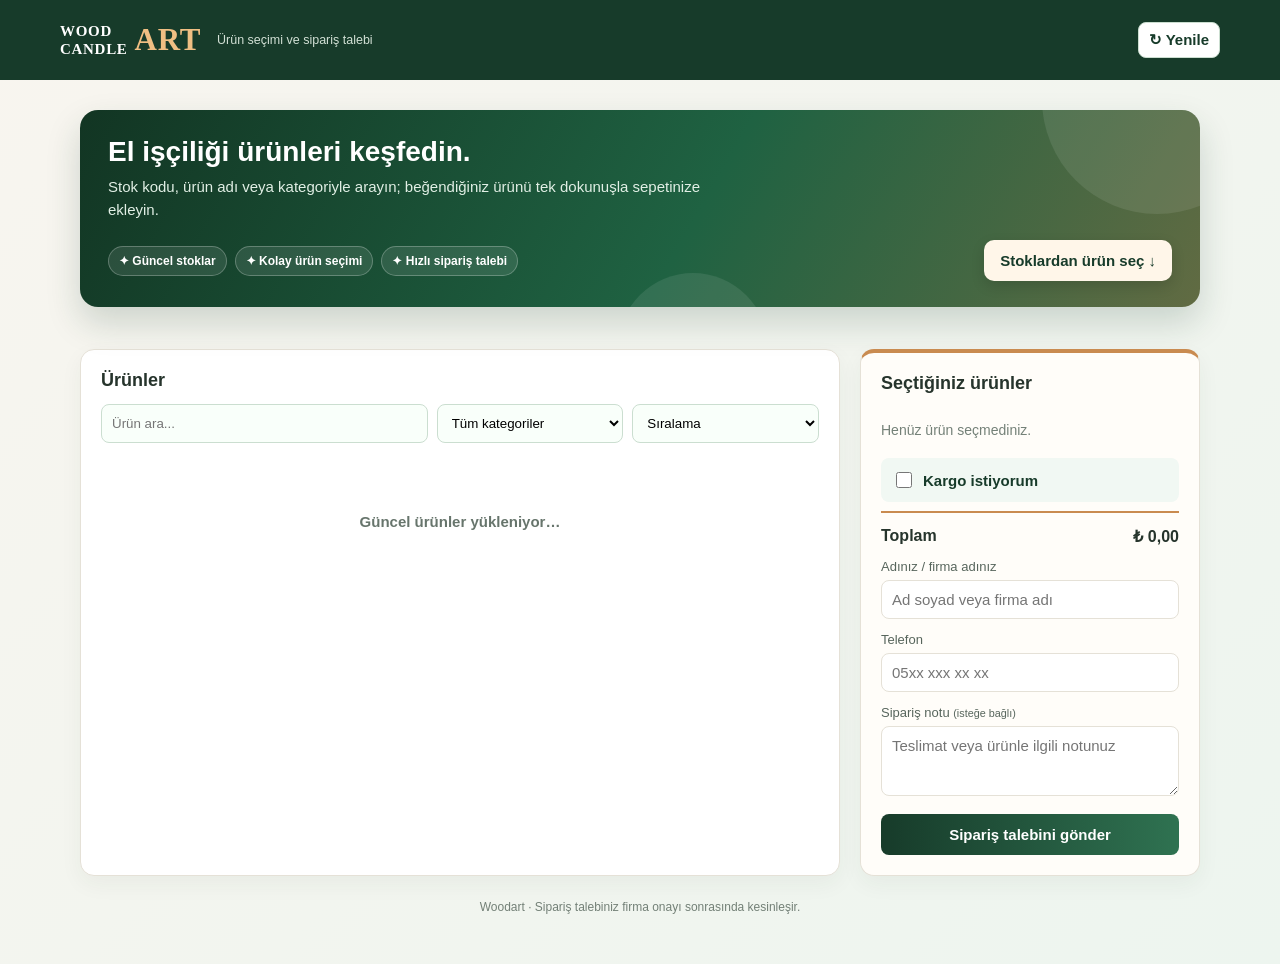
<file: index.html>
<!doctype html><script src="mobile-input-fix.js?v=1"></script>
<html lang="tr">
<head>
  <meta charset="UTF-8">
  <meta name="viewport" content="width=device-width, initial-scale=1.0">
  <meta name="theme-color" content="#173b2a">
  <meta name="mobile-web-app-capable" content="yes">
  <meta name="apple-mobile-web-app-capable" content="yes">
  <meta name="apple-mobile-web-app-status-bar-style" content="default">
  <meta name="apple-mobile-web-app-title" content="Woodart">
  <link rel="manifest" href="manifest.webmanifest?v=11">
  <link rel="apple-touch-icon" href="woodart-icon.svg">
  <title>Woodart | Sipariş oluştur</title>
  <style>
    :root{--forest:#173b2a;--wood:#b27643;--cream:#f7f4ee;--ink:#26342c;--line:#e5e1d7;--soft:#eff6f0;--red:#b34b40}*{box-sizing:border-box}body{margin:0;background:var(--cream);color:var(--ink);font:15px Inter,Segoe UI,Arial,sans-serif}.top{background:var(--forest);color:#fff;padding:22px max(20px,calc((100% - 1160px)/2));display:flex;justify-content:space-between;align-items:center;gap:16px}.brand{display:flex;gap:11px;align-items:center;font-size:22px;font-weight:850;letter-spacing:.7px}.brand img{width:42px;height:42px;border-radius:50%;object-fit:contain;background:white}.brand span{color:#e9b57d}.top small{color:#d2e0d5}.wrap{max-width:1160px;margin:0 auto;padding:30px 20px 50px}.intro{margin-bottom:24px}.intro h1{font-size:29px;margin:0 0 8px}.intro p{margin:0;color:#67756c}.layout{display:grid;grid-template-columns:minmax(0,1fr) 340px;gap:20px}.panel{background:#fff;border:1px solid var(--line);border-radius:14px;padding:20px}.panel h2{font-size:18px;margin:0 0 16px}.products{display:grid;grid-template-columns:repeat(2,minmax(0,1fr));gap:14px}.product{border:1px solid var(--line);border-radius:11px;padding:12px;display:grid;grid-template-columns:72px 1fr;gap:12px;align-items:center}.product img{height:65px;width:72px;object-fit:cover;border-radius:7px}.product h3{font-size:14px;margin:0 0 5px}.product small{color:#738077;display:block;margin-bottom:7px}.price{font-size:16px;font-weight:800;color:var(--forest)}button{font:inherit}.add{margin-top:8px;border:1px solid var(--forest);background:#fff;color:var(--forest);padding:7px 10px;border-radius:7px;font-weight:700;cursor:pointer}.cart{position:sticky;top:16px}.empty{color:#748178;font-size:14px;padding:12px 0}#cart{max-height:306px;overflow-y:auto;padding-right:5px}.cart-line{display:grid;grid-template-columns:1fr 62px auto;gap:8px;align-items:center;border-top:1px solid var(--line);padding:11px 0}.cart-line strong{font-size:13px}.cart-line small{display:block;color:#748178;margin-top:3px}.cart input{width:100%;padding:8px;border:1px solid var(--line);border-radius:7px}.remove{background:transparent;color:var(--red);border:0;cursor:pointer}.shipping{border-top:1px solid var(--line);margin-top:8px;padding:11px 0 2px}.shipping label{display:flex;align-items:center;gap:8px;font-weight:700;color:var(--forest);cursor:pointer}.shipping input[type=checkbox]{width:16px;height:16px}.shipping-price{display:none;margin-top:9px}.shipping-price input{width:100%;padding:9px;border:1px solid var(--line);border-radius:7px}.total{display:flex;justify-content:space-between;border-top:2px solid var(--forest);padding-top:14px;margin-top:9px;font-size:16px;font-weight:800}.field{display:grid;gap:6px;margin-top:13px}.field label{font-size:13px;color:#57655c}.field input,.field textarea{width:100%;padding:10px;border:1px solid var(--line);border-radius:8px;font:inherit}.field textarea{resize:vertical;min-height:70px}.send{width:100%;border:0;background:var(--forest);color:#fff;padding:12px;border-radius:8px;font-weight:800;cursor:pointer;margin-top:18px}.notice{display:none;margin-top:14px;background:var(--soft);border:1px solid #cde0d0;color:var(--forest);padding:12px;border-radius:8px;line-height:1.45}.footer{text-align:center;color:#738077;font-size:12px;margin-top:24px}@media(max-width:800px){.layout{grid-template-columns:1fr}.cart{position:static}.products{grid-template-columns:1fr}.top small{display:none}}@media(max-width:430px){.product{grid-template-columns:58px 1fr}.product img{width:58px;height:54px}.wrap{padding:22px 14px}}
    .contact-links{display:flex;justify-content:center;gap:10px;flex-wrap:wrap;margin:0 0 20px}.contact-links a{display:inline-flex;align-items:center;gap:6px;border:1px solid #cbded0;background:#fff;color:var(--forest);padding:8px 12px;border-radius:99px;text-decoration:none;font-size:13px;font-weight:750}.contact-links a:nth-child(1),.contact-links a:nth-child(4){background:#ecf7ef;border-color:#bbdcc4}.contact-links a:nth-child(2){background:#fff2e4;border-color:#efc995;color:#8a541e}.contact-links a:nth-child(3){background:#edf5ff;border-color:#bad3ed;color:#275d86}.contact-links a:hover{transform:translateY(-1px);box-shadow:0 4px 12px rgba(23,59,42,.12)}body{background:linear-gradient(135deg,#f8f5ef 0%,#edf5ef 100%)}.intro{background:linear-gradient(115deg,#173b2a,#2d6a4b);color:#fff;padding:22px 24px;border-radius:14px;box-shadow:0 9px 22px rgba(23,59,42,.12)}.intro h1{color:#fff}.intro p{color:#dcebe0}.panel{box-shadow:0 8px 22px rgba(38,52,44,.05)}.catalog-tools{display:grid;grid-template-columns:1.4fr .8fr .8fr;gap:9px;margin:-3px 0 16px}.catalog-tools input,.catalog-tools select{width:100%;padding:10px;border:1px solid #cbded0;border-radius:8px;background:#f9fffa}.products{max-height:calc(100vh - 360px);min-height:260px;overflow-y:auto;overflow-x:hidden;padding-right:8px;align-content:start}.product{border-color:#d7e4d9;transition:transform .16s,box-shadow .16s;background:#fcfffc}.product:nth-child(4n+2){background:#fffaf2;border-color:#eadbc5}.product:nth-child(4n+3){background:#f4fbf6;border-color:#cfe5d5}.product:nth-child(4n+4){background:#f5f9fd;border-color:#cfdeed}.product.campaign{border:2px solid #d69a3a;background:#fff8e8}.product.discount{border:2px solid #dc6a61;background:#fff0ef}.product.opportunity{border:2px solid #8566bd;background:#f5f0ff}.product.new-product{border:2px solid #3b89bd;background:#edf7ff}.product-tags{display:flex;gap:5px;flex-wrap:wrap;margin:0 0 6px}.product-tags span{font-size:10px;font-weight:800;border-radius:99px;padding:3px 6px;background:#edf2ed;color:var(--forest)}.product-tags .campaign{background:#f7dfae;color:#80500c}.product-tags .discount{background:#f8cbc7;color:#99352e}.product-tags .opportunity{background:#dcd0f5;color:#54398b}.product-tags .new-product{background:#c8e7f8;color:#1e628e}.product:hover{transform:translateY(-2px);box-shadow:0 8px 16px rgba(23,59,42,.1)}.add{background:#fff}.add:hover{background:var(--forest);color:#fff}.cart{border-top:4px solid #c98b50;background:#fffdf9}.shipping{background:#f1f8f3;padding:11px;border-radius:8px;border-top:0}.total{border-top-color:#c98b50}.send{background:linear-gradient(90deg,#173b2a,#2f7251)}.product-photo{position:relative;padding:0;border:0;background:transparent;cursor:pointer;width:72px;height:65px}.product-photo img{height:65px;width:72px;object-fit:cover;border-radius:7px}.product-photo span{position:absolute;right:-4px;bottom:-4px;background:var(--forest);color:#fff;border-radius:99px;padding:3px 5px;font-size:10px;font-weight:800}.gallery-lightbox{position:fixed;inset:0;z-index:20;display:none;place-items:center;background:rgba(14,30,22,.82);padding:24px}.gallery-lightbox.show{display:grid}.gallery-frame{position:relative;max-width:min(760px,94vw);max-height:88vh;background:#fff;border-radius:12px;padding:12px}.gallery-frame img{display:block;max-width:100%;max-height:76vh;object-fit:contain;border-radius:8px}.gallery-close,.gallery-nav{position:absolute;border:0;cursor:pointer;background:#173b2a;color:#fff;font-size:18px;font-weight:800;border-radius:50%;width:38px;height:38px}.gallery-close{right:-12px;top:-12px}.gallery-nav{top:50%;transform:translateY(-50%)}.gallery-prev{left:-52px}.gallery-next{right:-52px}.gallery-caption{text-align:center;padding:9px 2px 1px;font-weight:700;color:#173b2a}@media(max-width:800px){.products{max-height:none;overflow:visible;padding-right:0}.gallery-prev{left:6px}.gallery-next{right:6px}.gallery-nav{background:rgba(23,59,42,.8)}}
  </style>
  <style>
    .products.woodart-remote-loading{display:block;padding:54px 12px;text-align:center;color:#67756c}
    .products.woodart-remote-loading>*{display:none}
    .products.woodart-remote-loading::after{content:'Güncel ürünler yükleniyor…';font-weight:700}
    .product-add-qty{width:58px;padding:7px 5px;margin:8px 6px 0 0;border:1px solid var(--forest);border-radius:7px;text-align:center;font:inherit}.product-add-qty::-webkit-inner-spin-button{opacity:1}@media(max-width:520px){.catalog-tools{grid-template-columns:minmax(0,1fr) 94px 94px;gap:8px}.catalog-tools input,.catalog-tools select{min-width:0;padding:10px 8px;font-size:13px}.product{grid-template-columns:68px minmax(0,1fr);gap:10px;align-items:start}.product-photo,.product-photo img{width:68px;height:58px}.product h3{overflow-wrap:anywhere}.product small{overflow-wrap:anywhere;line-height:1.35}.product .add{max-width:100%;padding:7px 9px;font-size:14px}.product-add-qty{width:52px;margin-right:4px}}
  </style>
</head>
<body>
  <header class="top"><div class="brand"><img src="woodart-logo.png" alt="Woodart logo">WOOD<span>ART</span></div><small>Ürün seçimi ve sipariş talebi</small></header>
  <main class="wrap"><div class="intro"><h1>Sipariş oluştur</h1><p>Ürünleri seçin, miktarları belirtin ve sipariş talebinizi gönderin.</p></div><div class="contact-links" id="contact-links"></div><div class="layout"><section class="panel"><h2>Ürünler</h2><div class="catalog-tools"><input id="product-search" placeholder="Ürün ara..."><select id="category-filter"><option value="">Tüm kategoriler</option></select><select id="product-sort"><option value="default">Sıralama</option><option value="name-asc">Ada göre A–Z</option><option value="name-desc">Ada göre Z–A</option><option value="price-asc">Fiyat: düşükten yükseğe</option><option value="price-desc">Fiyat: yüksekten düşüğe</option></select></div><div class="products" id="products"></div></section><aside class="panel cart"><h2>Seçtiğiniz ürünler</h2><div id="cart"></div><div class="shipping"><label><input id="shipping-selected" type="checkbox"> Kargo istiyorum</label><div class="shipping-price" id="shipping-price"><input id="shipping-amount" type="text" readonly></div></div><div class="total"><span>Toplam</span><span id="total">₺ 0,00</span></div><form id="order-form"><div class="field"><label for="customer">Adınız / firma adınız</label><input id="customer" required placeholder="Ad soyad veya firma adı"></div><div class="field"><label for="phone">Telefon</label><input id="phone" required type="tel" placeholder="05xx xxx xx xx"></div><div class="field"><label for="note">Sipariş notu <small>(isteğe bağlı)</small></label><textarea id="note" placeholder="Teslimat veya ürünle ilgili notunuz"></textarea></div><button class="send" type="submit">Sipariş talebini gönder</button><div class="notice" id="notice"></div></form></aside></div><div class="footer">Woodart · Sipariş talebiniz firma onayı sonrasında kesinleşir.</div></main><div class="gallery-lightbox" id="gallery-lightbox" role="dialog" aria-modal="true" aria-label="Ürün görseli"><div class="gallery-frame"><button type="button" class="gallery-close" aria-label="Kapat">×</button><button type="button" class="gallery-nav gallery-prev" aria-label="Önceki görsel">‹</button><img alt=""><button type="button" class="gallery-nav gallery-next" aria-label="Sonraki görsel">›</button><div class="gallery-caption"></div></div></div>
  <script>document.querySelector('#products')?.classList.add('woodart-remote-loading');</script>
  <script>
    const panelKey='woodart-demo-data',supabaseUrl='https://lpxexvjfxvxsdikkfctn.supabase.co',supabaseKey='sb_publishable_wONifG2qgvZs7oAWpR0iZQ_q3CADUj7',fallbackProducts=[
      {code:'ST-101',name:'Meşe masif panel 18 mm',unit:'Levha',price:1850,count:99,image:'stok-urunleri.png'},
      {code:'ST-203',name:'Ahşap koruyucu yağ',unit:'Litre',price:420,count:99,image:'stok-urunleri.png'},
      {code:'ST-118',name:'Mat siyah kulp 160 mm',unit:'Adet',price:95,count:99,image:'stok-urunleri.png'}
    ];
    let panelData=null;try{panelData=JSON.parse(localStorage.getItem(panelKey)||'null')}catch(error){};
    let products=(panelData?.stock?.length?panelData.stock:fallbackProducts).map(item=>{const images=(Array.isArray(item.images)&&item.images.length?item.images:[item.image||'stok-urunleri.png']).slice(0,5),thumbnails=(Array.isArray(item.thumbnails)&&item.thumbnails.length?item.thumbnails:[]).slice(0,5);return {code:item.code,name:item.name,category:item.category||'Diğer',unit:item.unit,price:Number(item.price)||0,count:Number(item.count)||0,image:images[0],images,thumbnails,campaign:item.campaign==='Evet'||item.campaign==='on'||item.campaign===true,discount:item.discount==='Evet'||item.discount==='on'||item.discount===true,opportunity:item.opportunity==='Evet'||item.opportunity==='on'||item.opportunity===true,newProduct:item.newProduct==='Evet'||item.newProduct==='on'||item.newProduct===true}});
    const categoryFilter=document.querySelector('#category-filter'),productSearch=document.querySelector('#product-search'),productSort=document.querySelector('#product-sort');const refreshCategories=()=>{categoryFilter.innerHTML='<option value="">Tüm kategoriler</option>';[...new Set(products.map(item=>item.category))].sort().forEach(category=>{const option=document.createElement('option');option.value=category;option.textContent=category;categoryFilter.appendChild(option)})};refreshCategories();
    const renderContacts=()=>{const holder=document.querySelector('#contact-links'),info=panelData?.contactInfo||{},platforms=panelData?.salesPlatforms||{};holder.innerHTML='';const addLink=(text,href)=>{const link=document.createElement('a');link.href=href;link.target='_blank';link.rel='noopener';link.textContent=text;holder.appendChild(link)};[info.instagram1,info.instagram2].filter(Boolean).forEach(address=>{const url=/^https?:\/\//i.test(address)?address:'https://'+address;let handle='Instagram';try{handle='@'+new URL(url).pathname.split('/').filter(Boolean)[0]}catch(error){}addLink('Instagram · '+handle,url)});[info.phone,info.phone2].filter(Boolean).forEach(phone=>addLink('Telefon · '+phone,'tel:'+phone.replace(/[^+\d]/g,'')));[[platforms.name1,platforms.url1],[platforms.name2,platforms.url2]].filter(([,url])=>url).forEach(([name,url])=>addLink(name||'Satış platformu',/^https?:\/\//i.test(url)?url:'https://'+url))};
    const cart=[];const money=n=>'₺ '+Number(n).toLocaleString('tr-TR',{minimumFractionDigits:2,maximumFractionDigits:2});const shippingRate=()=>{const quantity=cart.reduce((sum,item)=>sum+item.qty,0),rates=panelData?.shippingRates||{small:100,medium:250,large:500};return quantity>=20?Number(rates.large)||0:quantity>=10?Number(rates.medium)||0:Number(rates.small)||0};const shippingAmount=()=>document.querySelector('#shipping-selected').checked?shippingRate():0;const orderTotal=()=>cart.reduce((sum,item)=>sum+item.price*item.qty,0)+shippingAmount();
    let render=()=>{const query=productSearch.value.trim().toLocaleLowerCase('tr-TR'),category=categoryFilter.value,visible=products.filter(item=>(!category||item.category===category)&&(`${item.name} ${item.code}`).toLocaleLowerCase('tr-TR').includes(query)),sorted=[...visible],sort=productSort.value;if(sort==='name-asc')sorted.sort((a,b)=>a.name.localeCompare(b.name,'tr'));if(sort==='name-desc')sorted.sort((a,b)=>b.name.localeCompare(a.name,'tr'));if(sort==='price-asc')sorted.sort((a,b)=>a.price-b.price);if(sort==='price-desc')sorted.sort((a,b)=>b.price-a.price);document.querySelector('#products').innerHTML=sorted.map(p=>{const i=products.indexOf(p);return `<article class="product ${p.campaign?'campaign':''} ${p.discount?'discount':''} ${p.opportunity?'opportunity':''} ${p.newProduct?'new-product':''}"><button type="button" class="product-photo" data-gallery="${i}" aria-label="${p.name} görsellerini görüntüle"><img src="${p.image}" alt="${p.name}">${p.images.length>1?`<span>+${p.images.length-1}</span>`:''}</button><div><div class="product-tags">${p.campaign?'<span class="campaign">Kampanyalı</span>':''}${p.discount?'<span class="discount">İndirimli</span>':''}${p.opportunity?'<span class="opportunity">Fırsat ürünü</span>':''}${p.newProduct?'<span class="new-product">Yeni ürün</span>':''}</div><h3>${p.name}</h3><small>${p.category} · ${p.code} · ${p.unit}${panelData?` · ${p.count>0?p.count+' adet mevcut':'Stokta yok · sipariş verilebilir'}`:''}</small><div class="price">${money(p.price)}</div><button class="add" data-add="${i}">+ Sepete ekle</button></div></article>`}).join('')||'<div class="empty">Aramanıza uygun ürün bulunamadı.</div>';const holder=document.querySelector('#cart');holder.innerHTML=cart.length?cart.map((x,i)=>`<div class="cart-line"><div><strong>${x.name}</strong><small>${money(x.price)} / ${x.unit}</small></div><input data-qty="${i}" type="number" min="1" value="${x.qty}"><button type="button" class="remove" data-remove="${i}">Sil</button></div>`).join(''):'<div class="empty">Henüz ürün seçmediniz.</div>';document.querySelector('#shipping-amount').value=document.querySelector('#shipping-selected').checked?money(shippingRate()):'';document.querySelector('#total').textContent=money(orderTotal())};
    document.addEventListener('click',e=>{const add=e.target.closest('[data-add]'),remove=e.target.closest('[data-remove]');if(add){const p=products[Number(add.dataset.add)],row=cart.find(x=>x.code===p.code);if(row)row.qty++;else cart.push({...p,qty:1});render()}if(remove){cart.splice(Number(remove.dataset.remove),1);render()}});document.addEventListener('input',e=>{const input=e.target.closest('[data-qty]');if(!input)return;const item=cart[Number(input.dataset.qty)];if(item){item.qty=Math.max(1,Number(input.value)||1);render()}});productSearch.addEventListener('input',render);categoryFilter.addEventListener('change',render);productSort.addEventListener('change',render);document.querySelector('#shipping-selected').addEventListener('change',e=>{document.querySelector('#shipping-price').style.display=e.target.checked?'block':'none';render()});
    const api=(path,options={})=>fetch(supabaseUrl+'/rest/v1/'+path,{...options,headers:{apikey:supabaseKey,Authorization:'Bearer '+supabaseKey,'Content-Type':'application/json',...(options.headers||{})}});
    const loadRemoteStorefront=async()=>{try{const [productsResponse,settingsResponse]=await Promise.all([api('products?select=stock_code,name,unit,unit_price,quantity,category,image_url,flags&active=eq.true&order=name.asc'),api('storefront_settings?select=public_data&id=eq.1')]);if(!productsResponse.ok)throw new Error('Ürünler alınamadı');const remoteProducts=await productsResponse.json(),settings=settingsResponse.ok?await settingsResponse.json():[];if(remoteProducts.length){products=remoteProducts.map(item=>{const flags=item.flags||{},images=(Array.isArray(flags.images)&&flags.images.length?flags.images:[item.image_url||'stok-urunleri.png']).slice(0,5),thumbnails=(Array.isArray(flags.thumbnails)&&flags.thumbnails.length?flags.thumbnails:[]).slice(0,5);return {code:item.stock_code,name:item.name,unit:item.unit,price:Number(item.unit_price)||0,count:Number(item.quantity)||0,category:item.category||'Diğer',image:images[0],images,thumbnails,campaign:!!flags.campaign,discount:!!flags.discount,opportunity:!!flags.opportunity,newProduct:!!flags.newProduct}})}if(settings[0]?.public_data){panelData={...(panelData||{}),...settings[0].public_data}}refreshCategories();renderContacts();render()}catch(error){console.warn('Çevrimiçi ürünler yüklenemedi',error)}};
    document.querySelector('#order-form').addEventListener('submit',async e=>{e.preventDefault();if(!cart.length){alert('Lütfen en az bir ürün seçin.');return}const customer=document.querySelector('#customer').value.trim(),phone=document.querySelector('#phone').value.trim(),note=document.querySelector('#note').value.trim(),cargo=shippingAmount(),total=orderTotal(),button=e.target.querySelector('button[type="submit"]');button.disabled=true;button.textContent='Gönderiliyor...';try{const response=await api('customer_requests',{method:'POST',headers:{Prefer:'return=minimal'},body:JSON.stringify({customer_name:customer,phone,note,items:cart.map(item=>({stockCode:item.code,name:item.name,qty:item.qty,price:item.price})),shipping_requested:document.querySelector('#shipping-selected').checked,shipping_amount:cargo,total_amount:total})});if(!response.ok)throw new Error('Sipariş talebi kaydedilemedi');document.querySelector('#notice').textContent='Sipariş talebiniz başarıyla gönderildi. Firma onayından sonra sizinle iletişime geçilecektir.';e.target.reset();document.querySelector('#shipping-selected').checked=false;document.querySelector('#shipping-price').style.display='none';cart.splice(0);render()}catch(error){document.querySelector('#notice').textContent='Talep şu an gönderilemedi. Lütfen tekrar deneyin veya telefonla iletişime geçin.'}finally{button.disabled=false;button.textContent='Sipariş talebini gönder';document.querySelector('#notice').style.display='block'}});document.addEventListener('click',event=>{const button=event.target.closest('[data-gallery]');if(!button)return;const product=products[Number(button.dataset.gallery)];if(!product?.images?.length)return;product.galleryIndex=((product.galleryIndex||0)+1)%product.images.length;button.querySelector('img').src=product.images[product.galleryIndex];button.title=`${product.galleryIndex+1}. görsel / ${product.images.length}`});
    let productLimit=24;const thumbnailUrl=(product,index=0)=>{const original=product.images?.[index]||product.image||'stok-urunleri.png',explicit=product.thumbnails?.[index];if(explicit)return explicit;const marker='/storage/v1/object/public/product-images/originals/';return original.includes(marker)?original.replace(marker,'/storage/v1/object/public/product-images/thumbnails/').replace(/\.[a-z0-9]+(?=([?#]|$))/i,'.webp'):original};const escapeAttribute=value=>String(value||'').replace(/&/g,'&amp;').replace(/"/g,'&quot;');
    render=()=>{const query=productSearch.value.trim().toLocaleLowerCase('tr-TR'),category=categoryFilter.value,visible=products.filter(item=>(!category||item.category===category)&&(`${item.name} ${item.code}`).toLocaleLowerCase('tr-TR').includes(query)),sorted=[...visible],sort=productSort.value;if(sort==='name-asc')sorted.sort((a,b)=>a.name.localeCompare(b.name,'tr'));if(sort==='name-desc')sorted.sort((a,b)=>b.name.localeCompare(a.name,'tr'));if(sort==='price-asc')sorted.sort((a,b)=>a.price-b.price);if(sort==='price-desc')sorted.sort((a,b)=>b.price-a.price);const shown=sorted.slice(0,productLimit),productHolder=document.querySelector('#products');productHolder.innerHTML=shown.map(p=>{const i=products.indexOf(p),original=p.images?.[0]||p.image,thumbnail=thumbnailUrl(p);return `<article class="product ${p.campaign?'campaign':''} ${p.discount?'discount':''} ${p.opportunity?'opportunity':''} ${p.newProduct?'new-product':''}"><button type="button" class="product-photo" data-gallery="${i}" aria-label="${escapeAttribute(p.name)} görsellerini görüntüle"><img loading="lazy" decoding="async" src="${escapeAttribute(thumbnail)}" data-original="${escapeAttribute(original)}" alt="${escapeAttribute(p.name)}">${p.images.length>1?`<span>+${p.images.length-1}</span>`:''}</button><div><div class="product-tags">${p.campaign?'<span class="campaign">Kampanyalı</span>':''}${p.discount?'<span class="discount">İndirimli</span>':''}${p.opportunity?'<span class="opportunity">Fırsat ürünü</span>':''}${p.newProduct?'<span class="new-product">Yeni ürün</span>':''}</div><h3>${p.name}</h3><small>${p.category} · ${p.code} · ${p.unit}${panelData?` · ${p.count>0?p.count+' adet mevcut':'Stokta yok · sipariş verilebilir'}`:''}</small><div class="price">${money(p.price)}</div><button class="add" data-add="${i}">+ Sepete ekle</button></div></article>`}).join('')||'<div class="empty">Aramanıza uygun ürün bulunamadı.</div>';document.querySelector('#product-more')?.remove();if(shown.length<sorted.length){const more=document.createElement('button');more.type='button';more.id='product-more';more.className='action';more.textContent=`Daha fazla ürün göster (${sorted.length-shown.length})`;more.style.cssText='display:block;margin:16px auto';more.onclick=()=>{productLimit+=24;render()};productHolder.after(more)}const holder=document.querySelector('#cart');holder.innerHTML=cart.length?cart.map((x,i)=>`<div class="cart-line"><div><strong>${x.name}</strong><small>${money(x.price)} / ${x.unit}</small></div><input data-qty="${i}" type="number" min="1" value="${x.qty}"><button type="button" class="remove" data-remove="${i}">Sil</button></div>`).join(''):'<div class="empty">Henüz ürün seçmediniz.</div>';document.querySelector('#shipping-amount').value=document.querySelector('#shipping-selected').checked?money(shippingRate()):'';document.querySelector('#total').textContent=money(orderTotal())};
    document.addEventListener('error',event=>{const image=event.target.closest('img[data-original]');if(!image||image.dataset.fallbackApplied||!image.dataset.original)return;image.dataset.fallbackApplied='1';image.src=image.dataset.original},true);[productSearch,categoryFilter,productSort].forEach(input=>input.addEventListener(input===productSearch?'input':'change',()=>{productLimit=24},true));
    const addWoodartRefreshButton=()=>{const top=document.querySelector('.top');if(!top)return;const button=document.createElement('button');button.type='button';button.textContent='↻ Yenile';button.style.cssText='margin-left:auto;border:1px solid #cbded0;background:#fff;color:#173b2a;padding:8px 10px;border-radius:8px;font-weight:700;cursor:pointer';button.title='Sayfa önbelleğini yeniler; sipariş ve ürün bilgileri silinmez.';button.onclick=async()=>{button.disabled=true;try{if('serviceWorker'in navigator){const registrations=await navigator.serviceWorker.getRegistrations();await Promise.all(registrations.map(registration=>registration.update()))}if('caches'in window){const keys=await caches.keys();await Promise.all(keys.filter(name=>name.startsWith('woodart-')).map(name=>caches.delete(name)))}}finally{location.href=location.pathname+'?yenile='+Date.now()}};top.appendChild(button)};addWoodartRefreshButton();renderContacts();render();loadRemoteStorefront();
  </script>
  <script>
    (()=>{const holder=document.querySelector('#products');if(!holder)return;const reveal=()=>{holder.classList.remove('woodart-remote-loading');observer.disconnect();clearTimeout(fallback)};const observer=new MutationObserver(()=>reveal());observer.observe(holder,{childList:true});const fallback=setTimeout(reveal,10000)})();
  </script>
  <script>
    (()=>{document.addEventListener('click',event=>{if(!event.target.closest('[data-add]'))return;const pageTop=window.scrollY,list=document.querySelector('#products'),listTop=list?.scrollTop||0;setTimeout(()=>{window.scrollTo({top:pageTop,left:0,behavior:'instant'});if(list)list.scrollTop=listTop},0)},true)})();
  </script>
  <script>
    (()=>{const holder=document.querySelector('#products');if(!holder)return;const decorate=()=>holder.querySelectorAll('[data-add]').forEach(button=>{if(button.parentElement?.querySelector('[data-add-qty]'))return;const input=document.createElement('input');input.type='number';input.min='1';input.step='1';input.value='1';input.inputMode='numeric';input.className='product-add-qty';input.dataset.addQty=button.dataset.add;input.setAttribute('aria-label','Adet');button.before(input)});new MutationObserver(decorate).observe(holder,{childList:true});decorate();document.addEventListener('click',event=>{const button=event.target.closest('[data-add]');if(!button)return;event.preventDefault();event.stopImmediatePropagation();const product=products[Number(button.dataset.add)],input=button.parentElement?.querySelector('[data-add-qty]'),quantity=Math.max(1,Math.floor(Number(input?.value)||1)),row=cart.find(item=>item.code===product.code);if(row)row.qty+=quantity;else cart.push({...product,qty:quantity});render()},true)})();
  </script>
  <script>
    (()=>{
      const lightbox=document.querySelector('#gallery-lightbox');
      const image=lightbox?.querySelector('img'),caption=lightbox?.querySelector('.gallery-caption');
      let productIndex=-1,imageIndex=0;
      const draw=()=>{const product=products[productIndex];if(!product)return;const images=product.images||[];imageIndex=(imageIndex+images.length)%images.length;image.src=images[imageIndex];image.alt=product.name;caption.textContent=images.length>1?`${product.name} · ${imageIndex+1}/${images.length}`:product.name};
      const close=()=>lightbox?.classList.remove('show');
      document.addEventListener('click',event=>{const button=event.target.closest('[data-gallery]');if(button){event.preventDefault();event.stopImmediatePropagation();productIndex=Number(button.dataset.gallery);imageIndex=0;draw();lightbox?.classList.add('show');return}if(event.target===lightbox||event.target.closest('.gallery-close'))close();if(event.target.closest('.gallery-prev')){imageIndex--;draw()}if(event.target.closest('.gallery-next')){imageIndex++;draw()}},true);
      document.addEventListener('keydown',event=>{if(!lightbox?.classList.contains('show'))return;if(event.key==='Escape')close();if(event.key==='ArrowLeft'){imageIndex--;draw()}if(event.key==='ArrowRight'){imageIndex++;draw()}});
    })();
  </script>
  <style>
    .woodart-showcase{position:relative;overflow:hidden;margin:0 0 22px;padding:26px 28px;border-radius:18px;background:linear-gradient(120deg,#123523 0%,#1f6242 55%,#b27643 155%);color:#fff;box-shadow:0 16px 34px rgba(23,59,42,.18)}.woodart-showcase:before,.woodart-showcase:after{content:'';position:absolute;border-radius:50%;background:rgba(255,255,255,.09);pointer-events:none}.woodart-showcase:before{width:230px;height:230px;right:-72px;top:-126px}.woodart-showcase:after{width:150px;height:150px;left:48%;bottom:-116px}.woodart-showcase>*{position:relative;z-index:1}.woodart-showcase h2{font-size:28px;line-height:1.12;margin:0 0 9px;max-width:620px}.woodart-showcase p{margin:0;color:#e1efe5;max-width:610px;line-height:1.5}.woodart-showcase-row{display:flex;align-items:center;justify-content:space-between;gap:18px;margin-top:19px}.woodart-showcase-points{display:flex;gap:8px;flex-wrap:wrap}.woodart-showcase-points span{font-size:12px;font-weight:800;padding:7px 10px;border:1px solid rgba(255,255,255,.25);border-radius:99px;background:rgba(255,255,255,.1)}.woodart-stock-go{border:0;border-radius:10px;background:#fff6e9;color:#173b2a;padding:12px 16px;white-space:nowrap;font-weight:850;cursor:pointer;box-shadow:0 5px 14px rgba(0,0,0,.14)}.woodart-stock-go:hover{transform:translateY(-1px);background:#fff}.product-main{min-width:0;cursor:pointer}.product-main:focus-visible{outline:3px solid #b27643;outline-offset:3px;border-radius:8px}.stock-link{display:inline-flex;align-items:center;gap:5px;margin-top:9px;border:0;background:transparent;padding:0;color:#9a5c24;font-weight:800;font-size:12px;cursor:pointer;text-decoration:underline;text-underline-offset:3px}.stock-link:hover{color:#173b2a}.product-selected{outline:3px solid #d89c51;outline-offset:2px;box-shadow:0 10px 22px rgba(178,118,67,.2)!important}.product-flash{position:fixed;z-index:40;left:50%;bottom:24px;transform:translateX(-50%);background:#173b2a;color:#fff;padding:12px 16px;border-radius:999px;box-shadow:0 8px 24px rgba(23,59,42,.28);font-weight:750;transition:opacity .22s;white-space:nowrap}.product-flash.hide{opacity:0}@media(max-width:620px){.woodart-showcase{padding:22px 19px;border-radius:15px}.woodart-showcase h2{font-size:23px}.woodart-showcase-row{align-items:stretch;flex-direction:column}.woodart-stock-go{width:100%}.product-flash{max-width:calc(100vw - 28px);white-space:normal;text-align:center}}
  </style>
  <script>
    (()=>{const intro=document.querySelector('.intro');if(intro&&!document.querySelector('.woodart-showcase')){const showcase=document.createElement('section');showcase.className='woodart-showcase';showcase.innerHTML='<h2>El işçiliği ürünleri keşfedin.</h2><p>Stok kodu, ürün adı veya kategoriyle arayın; beğendiğiniz ürünü tek dokunuşla sepetinize ekleyin.</p><div class="woodart-showcase-row"><div class="woodart-showcase-points"><span>✦ Güncel stoklar</span><span>✦ Kolay ürün seçimi</span><span>✦ Hızlı sipariş talebi</span></div><button type="button" class="woodart-stock-go">Stoklardan ürün seç ↓</button></div>';intro.after(showcase);showcase.querySelector('.woodart-stock-go').onclick=()=>document.querySelector('#products')?.scrollIntoView({behavior:'smooth',block:'start'})}const holder=document.querySelector('#products');if(!holder)return;const decorate=()=>holder.querySelectorAll('.product').forEach(card=>{const image=card.querySelector('.product-photo'),content=image?.nextElementSibling,add=card.querySelector('[data-add]');if(!content||content.classList.contains('product-main'))return;content.classList.add('product-main');content.tabIndex=0;content.setAttribute('role','button');content.setAttribute('aria-label','Bu ürünü seç: '+(card.querySelector('h3')?.textContent||''));const stockLink=document.createElement('button');stockLink.type='button';stockLink.className='stock-link';stockLink.textContent='Ürünü incele →';content.querySelector('.price')?.after(stockLink);stockLink.addEventListener('click',event=>{event.stopPropagation();image?.click()});content.addEventListener('click',event=>{if(event.target.closest('button,input,select,a'))return;add?.click()});content.addEventListener('keydown',event=>{if(event.key==='Enter'||event.key===' '){event.preventDefault();add?.click()}})});new MutationObserver(decorate).observe(holder,{childList:true});decorate()})();
  </script>
  <script>if('serviceWorker'in navigator)window.addEventListener('load',()=>navigator.serviceWorker.register('service-worker.js?v=17').then(registration=>{if(registration.waiting)registration.waiting.postMessage({type:'SKIP_WAITING'});navigator.serviceWorker.addEventListener('controllerchange',()=>{if(!sessionStorage.getItem('woodart-sw-reloaded')){sessionStorage.setItem('woodart-sw-reloaded','1');location.reload()}})}));</script>
  <script>
    (()=>{
      let displayed=false;
      const escape=value=>String(value||'').replace(/&/g,'&amp;').replace(/</g,'&lt;').replace(/>/g,'&gt;');
      const showAnnouncement=()=>{
        const announcement=panelData?.storefrontAnnouncement;
        if(displayed||!announcement?.active||(!announcement.title&&!announcement.message&&!announcement.imageUrl))return false;
        displayed=true;
        const layer=document.createElement('section');layer.className='woodart-announcement';
        layer.innerHTML=`<div class="woodart-announcement-card"><button type="button" class="woodart-announcement-close" aria-label="Kapat">×</button>${announcement.title?`<h2>${escape(announcement.title)}</h2>`:''}${announcement.message?`<p>${escape(announcement.message).replace(/\n/g,'<br>')}</p>`:''}${announcement.imageUrl?`<img src="${escape(announcement.imageUrl)}" alt="Duyuru görseli">`:''}<button type="button" class="woodart-announcement-ok">Ürünleri incele</button></div>`;
        const close=()=>layer.remove();layer.querySelectorAll('button').forEach(button=>button.onclick=close);document.body.appendChild(layer);return true;
      };
      const style=document.createElement('style');style.textContent='.woodart-announcement{position:fixed;inset:0;z-index:50;display:grid;place-items:center;padding:20px;background:rgba(12,31,21,.7);backdrop-filter:blur(5px)}.woodart-announcement-card{position:relative;width:min(650px,100%);max-height:90vh;overflow:auto;background:linear-gradient(145deg,#fffdf8,#edf6ef);border:1px solid #d6e6d9;border-radius:20px;padding:30px;box-shadow:0 28px 80px rgba(0,0,0,.35);text-align:center}.woodart-announcement-card h2{margin:0 36px 10px;color:#173b2a;font-size:28px}.woodart-announcement-card p{margin:0 auto 18px;max-width:540px;color:#526158;line-height:1.55}.woodart-announcement-card img{display:block;width:100%;max-height:420px;object-fit:contain;background:#fff;border-radius:13px;margin:18px auto}.woodart-announcement-close{position:absolute;right:15px;top:14px;width:34px;height:34px;border:0;border-radius:50%;background:#173b2a;color:#fff;font-size:22px;cursor:pointer}.woodart-announcement-ok{border:0;border-radius:9px;padding:12px 18px;background:#173b2a;color:#fff;font-weight:800;cursor:pointer}@media(max-width:520px){.woodart-announcement{padding:12px}.woodart-announcement-card{padding:24px 18px}.woodart-announcement-card h2{font-size:23px}}';document.head.appendChild(style);
      if(!showAnnouncement()){const timer=setInterval(()=>{if(showAnnouncement())clearInterval(timer)},250);setTimeout(()=>clearInterval(timer),12000)};
    })();
  </script>
<script>
(()=>{
  const logo=document.querySelector('.top .brand');
  if(!logo||logo.dataset.artLogo)return;
  logo.dataset.artLogo='true';
  logo.innerHTML='<span class="art-logo-left"><b>WOOD</b><b>CANDLE</b></span><strong>ART</strong>';
  const style=document.createElement('style');
  style.textContent='.top .brand{display:grid!important;grid-template-columns:auto auto;gap:7px;align-items:center;min-width:116px;font-family:"Segoe Print","Bradley Hand",cursive!important;letter-spacing:.7px;line-height:1}.top .brand img{display:none}.top .brand .art-logo-left{display:grid;gap:3px}.top .brand .art-logo-left b{font-size:15px;color:#fff}.top .brand>strong{font-size:31px;line-height:.82;color:#f0bf83;font-weight:800}@media(max-width:500px){.top .brand{min-width:93px;gap:4px}.top .brand .art-logo-left b{font-size:12px}.top .brand>strong{font-size:25px}}';
  document.head.appendChild(style);
})();
</script>
<script>document.querySelector('.intro')?.remove();</script>
<script>
(()=>{
  const githubAssetUrl=value=>{
    const url=String(value||'');
    const match=url.match(/^https?:\/\/github\.com\/([^/]+)\/([^/]+)\/blob\/([^/]+)\/(.+)$/i);
    return match?`https://raw.githubusercontent.com/${match[1]}/${match[2]}/${match[3]}/${match[4]}`:url;
  };
  const defaultImagesByStockCode={
    'ST-313':'https://raw.githubusercontent.com/muratlr91/woodart-siparis/main/images/urunler/ogretmenler-gunu-yildiz-odul.webp'
  };
  const normalizeGitHubImages=()=>{
    products.forEach(product=>{
      const defaultImage=defaultImagesByStockCode[String(product.code||'')];
      if(defaultImage&&(!product.image||product.image==='stok-urunleri.png')){
        product.image=defaultImage;
        product.images=[defaultImage];
        product.thumbnails=[];
      }
      if(product.image)product.image=githubAssetUrl(product.image);
      if(Array.isArray(product.images))product.images=product.images.map(githubAssetUrl);
      if(Array.isArray(product.thumbnails))product.thumbnails=product.thumbnails.map(githubAssetUrl);
    });
  };
  const renderWithGitHubImageUrls=render;
  render=()=>{normalizeGitHubImages();return renderWithGitHubImageUrls()};
  normalizeGitHubImages();
})();
</script>
</body>
</html>
</file>
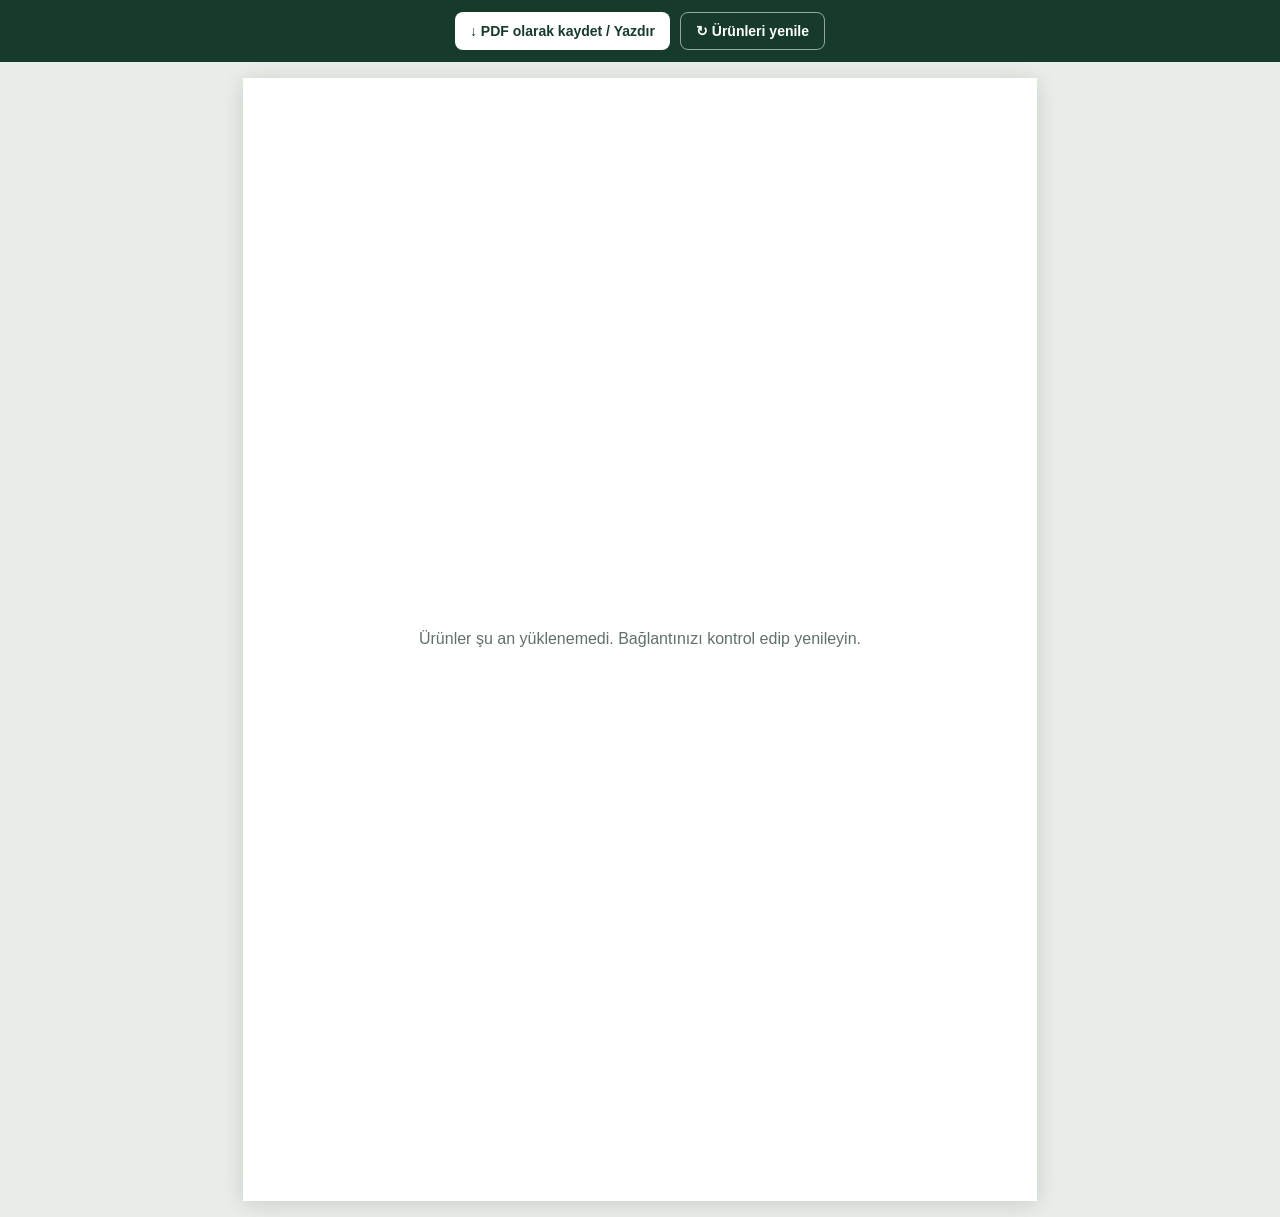
<file: brosur.html>
<!doctype html>
<html lang="tr"><head><meta charset="utf-8"><meta name="viewport" content="width=device-width,initial-scale=1"><title>Woodart | Ürün Broşürü</title>
<style>
:root{--forest:#173b2a;--cream:#faf8f3;--line:#d8e2da;--muted:#607167;--ink:#213129}*{box-sizing:border-box}body{margin:0;background:#e9eee9;color:var(--ink);font-family:Arial,Helvetica,sans-serif}.actions{position:sticky;top:0;z-index:3;display:flex;justify-content:center;gap:10px;padding:12px;background:var(--forest)}button{border:0;border-radius:8px;padding:10px 15px;background:#fff;color:var(--forest);font:700 14px Arial;cursor:pointer}.secondary{background:transparent;color:#fff;border:1px solid rgba(255,255,255,.55)}#pages{display:grid;gap:16px;padding:16px 0}.brochure-page{width:210mm;height:297mm;margin:auto;padding:12mm;background:#fff;overflow:hidden;box-shadow:0 3px 22px rgba(0,0,0,.14);display:flex;flex-direction:column}.page-head{flex:0 0 auto;border-bottom:2px solid var(--forest);padding:0 0 5mm;display:flex;justify-content:space-between;gap:8mm;align-items:flex-end}.brand{font-size:21px;letter-spacing:.4px;font-weight:900;color:var(--forest)}.brand span{color:#bd8957}.head-links{display:flex;flex-direction:column;gap:2px;text-align:right;font-size:9px;line-height:1.35}.head-links a{color:var(--forest);font-weight:700;overflow-wrap:anywhere}.category-title{margin:5mm 0 3mm;color:var(--forest);font-size:14px}.catalog{display:grid;grid-template-columns:repeat(3,minmax(0,1fr));gap:5mm;align-content:start}.item{height:105mm;border:1px solid var(--line);border-radius:5px;overflow:hidden;background:#fff;display:flex;flex-direction:column;min-width:0}.photo{height:79mm;background:var(--cream);display:grid;place-items:center;overflow:hidden}.photo img{width:100%;height:100%;object-fit:contain;display:block}.item-body{padding:3mm 3.3mm;min-height:22mm;overflow:hidden}.item h3{font-size:11px;line-height:1.22;margin:0;overflow-wrap:anywhere}.item p{margin:2px 0 0;font-size:8.5px;color:var(--muted);line-height:1.2;overflow-wrap:anywhere}.page-foot{margin-top:auto;padding-top:4mm;color:var(--muted);font-size:8px;display:flex;justify-content:space-between;border-top:1px solid var(--line)}.empty{margin:auto;color:var(--muted);text-align:center}.page-number{font-weight:700}@page{size:A4;margin:0}@media print{body{background:#fff}.actions{display:none}#pages{display:block;padding:0}.brochure-page{box-shadow:none;margin:0;break-after:page;page-break-after:always}.brochure-page:last-child{break-after:auto;page-break-after:auto}}@media(max-width:760px){#pages{padding:0;gap:0}.brochure-page{width:100%;height:auto;min-height:297mm;padding:6mm;box-shadow:none}.page-head{gap:4mm}.brand{font-size:17px}.catalog{gap:3mm}.item{height:83mm}.photo{height:60mm}.item h3{font-size:9px}.item p{font-size:7px}.head-links{font-size:7px}}
.catalog{gap:3.5mm;margin-top:5mm}.item{height:48mm;border-radius:7px;box-shadow:0 2px 8px rgba(20,55,38,.08)}.photo{height:34mm;position:relative;display:flex;align-items:center;justify-content:center;padding:2mm;border:1px solid #cfdbd0;background:linear-gradient(145deg,#eef4ee,#e1ebe2)}.photo:after{content:'';position:absolute;inset:0;background:linear-gradient(135deg,rgba(255,255,255,.28),transparent 48%);pointer-events:none}.photo img{position:relative;z-index:1;display:block;width:100%;height:100%;max-width:100%;max-height:100%;object-fit:contain;object-position:center}.category-chip{position:absolute;z-index:2;left:2.5mm;bottom:2.5mm;max-width:calc(100% - 5mm);padding:1.1mm 2mm;border-radius:99px;background:rgba(23,59,42,.9);color:#fff;font-size:7px;font-weight:700;white-space:nowrap;overflow:hidden;text-overflow:ellipsis}.item-body{padding:2.1mm 2.8mm;min-height:14mm}.item h3{font-size:9.5px;line-height:1.16;display:-webkit-box;-webkit-line-clamp:2;-webkit-box-orient:vertical;overflow:hidden;overflow-wrap:anywhere}.item p{font-size:7.5px;white-space:nowrap;overflow:hidden;text-overflow:ellipsis}.category-title{margin:3mm 0 2mm;font-size:11px}.page-foot{padding-top:3mm}.page-head{display:grid;grid-template-areas:'brand title qr' 'links links links';grid-template-columns:47mm minmax(0,1fr) 25mm;gap:2.5mm 3mm;padding:4mm 4.5mm;border:0;border-radius:7px;background:linear-gradient(115deg,#123827,#286344);align-items:center}.brand{grid-area:brand;display:grid;grid-template-columns:auto auto;justify-content:start;align-items:center;column-gap:2.2mm;width:47mm;color:#fff;font-family:"Segoe Print","Bradley Hand",cursive;letter-spacing:.8px;line-height:1}.brand-left{display:grid;gap:1mm}.brand .brand-wood,.brand .brand-candle{display:block;font-size:16px;font-weight:700}.brand .brand-art{color:#f0bf83;font-size:34px;font-weight:700;line-height:.85}.header-main{grid-area:title;min-width:0}.brochure-title{color:#fff;font-size:17px;font-weight:900;letter-spacing:1.5px;text-align:center;text-transform:uppercase}.head-links{grid-area:links;display:grid;grid-template-columns:repeat(2,minmax(0,1fr));gap:2.4mm;width:100%;padding:0;background:transparent}.head-links a{display:flex;align-items:center;justify-content:center;min-height:8.5mm;padding:1.8mm;border:1px solid #b8d9bd;border-radius:99px;background:#edf7ee;color:#17472d;text-decoration:none;font-size:8.3px;font-weight:800;text-align:center;white-space:nowrap;overflow:hidden;text-overflow:ellipsis}.head-links a:nth-child(2){border-color:#f0c68e;background:#fff5e7;color:#9c5918}.head-links a:nth-child(3){border-color:#b7d3ef;background:#eef7ff;color:#205781}.head-links a:nth-child(4){border-color:#b8d9bd;background:#edf7ee;color:#17472d}.order-qr{grid-area:qr;display:grid;place-items:center;gap:1px;width:25mm;padding:1.5mm;border-radius:5px;background:#fff;color:#173b2a;text-decoration:none;font-size:6.4px;font-weight:800;text-align:center}.order-qr img{display:block;width:18mm;height:18mm;image-rendering:auto}@media print{.page-head{break-inside:avoid;-webkit-print-color-adjust:exact;print-color-adjust:exact}}@media(max-width:760px){.page-head{grid-template-areas:'brand qr' 'title title' 'links links';grid-template-columns:1fr auto;padding:4mm;gap:3mm}.brand{width:39mm}.brand .brand-wood,.brand .brand-candle{font-size:13px}.brand .brand-art{font-size:28px}.brochure-title{font-size:12px}.head-links{gap:2mm}.head-links a{min-height:7mm;font-size:6.6px;padding:1.5mm}.order-qr{width:18mm;font-size:5.5px}.order-qr img{width:14mm;height:14mm}.item{height:48mm}.photo{height:34mm}.item h3{font-size:8.2px}.category-chip{font-size:6px}}
</style></head><body>
<div class="actions"><button id="print-button" onclick="window.prepareBrochurePrint()">↓ PDF olarak kaydet / Yazdır</button><button class="secondary" onclick="location.reload()">↻ Ürünleri yenile</button></div>
<main id="pages"><section class="brochure-page"><p class="empty">Ürünler yükleniyor…</p></section></main>
<script>
(()=>{
 const supabase='https://lpxexvjfxvxsdikkfctn.supabase.co',key='sb_publishable_wONifG2qgvZs7oAWpR0iZQ_q3CADUj7';
 const orderUrl='https://muratlr91.github.io/woodart-siparis/';
 const api=path=>fetch(supabase+'/rest/v1/'+path,{headers:{apikey:key,Authorization:'Bearer '+key}});
 const esc=value=>String(value||'').replace(/[&<>"']/g,c=>({'&':'&amp;','<':'&lt;','>':'&gt;','"':'&quot;',"'":'&#39;'}[c]));
 const text=value=>String(value||'').trim();
 const instagramUrl=value=>{const source=text(value);return source?(source.startsWith('http')?source:'https://'+source):''};
 const card=(item,priority=false)=>{const flags=item.flags||{},image=(Array.isArray(flags.images)&&flags.images[0])||item.image_url||'stok-urunleri.png',loading=priority?'eager':'lazy',fetchPriority=priority?'high':'low';return `<article class="item"><div class="photo"><img src="${esc(image)}" alt="${esc(item.name)}" loading="${loading}" decoding="async" fetchpriority="${fetchPriority}"><span class="category-chip">${esc(text(item.category)||'Diğer')}</span></div><div class="item-body"><h3>${esc(item.name)}</h3><p>${esc(item.stock_code||'')}</p></div></article>`};
 const instagramName=value=>text(value).replace(/^https?:\/\/(www\.)?instagram\.com\//i,'').split(/[/?#]/)[0].replace(/^@/,'');
 const header=(info,page,total)=>{const instagram=[info.instagram1,info.instagram2].map(instagramUrl).filter(Boolean),phone=[info.phone,info.phone2].map(text).filter(Boolean);const chips=[...instagram.map(value=>`<a href="${esc(value)}" target="_blank" rel="noopener">Instagram · @${esc(instagramName(value))}</a>`),...phone.map(value=>`<a href="tel:${esc(value.replace(/[^+0-9]/g,''))}">Telefon · ${esc(value)}</a>`)] ;const qr=`https://api.qrserver.com/v1/create-qr-code/?size=180x180&format=svg&data=${encodeURIComponent(orderUrl)}`;return `<header class="page-head"><div class="brand"><div class="brand-left"><span class="brand-wood">WOOD</span><span class="brand-candle">CANDLE</span></div><span class="brand-art">ART</span></div><div class="header-main"><div class="brochure-title">Ürün Broşürü</div></div><a class="order-qr" href="${orderUrl}" target="_blank" rel="noopener"><img src="${qr}" alt="Sipariş sayfası karekodu"><span>Sipariş için tara</span></a><div class="head-links">${chips.join('')}</div></header>`};
 const makePage=(groups,info,page,total,priority=false)=>`<section class="brochure-page">${header(info,page,total)}<div class="catalog">${groups.flatMap(group=>group.items).map(item=>card(item,priority)).join('')}</div><footer class="page-foot"><span>Woodart ürün kataloğu</span><span class="page-number">${page} / ${total}</span></footer></section>`;
 const split=items=>{const pages=[];let current=[],count=0;for(const item of items){const category=text(item.category)||'Diğer';let group=current.find(x=>x.category===category);if(!group||count>=12){if(count>=12){pages.push(current);current=[];count=0}group={category,items:[]};current.push(group)}group.items.push(item);count++}if(current.length)pages.push(current);return pages};
 const categoryRank=value=>{const category=text(value).toLocaleLowerCase('tr-TR');if(category.includes('taş')||category.includes('obje'))return 1;if(category.includes('boya'))return 2;if(category.includes('fırça')||category.includes('firca'))return 3;if(category.includes('ambalaj')||category.includes('paket')||category.includes('poşet'))return 9;return 5};
 let brochurePages=[],brochureInfo={},renderedPages=0,pageObserver;
 const appendPage=()=>{if(renderedPages>=brochurePages.length)return false;const page=renderedPages+1;document.querySelector('#pages').insertAdjacentHTML('beforeend',makePage(brochurePages[renderedPages],brochureInfo,page,brochurePages.length,page===1));renderedPages++;return true};
 const observeNextPage=()=>{if(!('IntersectionObserver'in window)||renderedPages>=brochurePages.length)return;pageObserver?.disconnect();const last=document.querySelector('#pages .brochure-page:last-child');pageObserver=new IntersectionObserver(entries=>{if(entries.some(entry=>entry.isIntersecting)){appendPage();observeNextPage()}},{rootMargin:'900px 0px'});pageObserver.observe(last)};
 const loadAllPages=()=>{pageObserver?.disconnect();while(appendPage()){} };
 window.prepareBrochurePrint=async()=>{const button=document.querySelector('#print-button');button.disabled=true;const original=button.textContent;button.textContent='PDF hazırlanıyor…';loadAllPages();const images=[...document.images];images.forEach(image=>{image.loading='eager';image.fetchPriority='high'});await Promise.all(images.map(image=>image.complete?Promise.resolve():new Promise(resolve=>{image.addEventListener('load',resolve,{once:true});image.addEventListener('error',resolve,{once:true})})));button.disabled=false;button.textContent=original;window.print()};
 const render=(products,info)=>{const sorted=[...products].sort((a,b)=>{const rank=categoryRank(a.category)-categoryRank(b.category);const c=rank||(text(a.category)||'Diğer').localeCompare(text(b.category)||'Diğer','tr');return c||text(a.name).localeCompare(text(b.name),'tr')});brochurePages=split(sorted);brochureInfo=info;renderedPages=0;document.querySelector('#pages').innerHTML='';if(!brochurePages.length){document.querySelector('#pages').innerHTML='<section class="brochure-page"><p class="empty">Broşürde gösterilecek ürün bulunamadı.</p></section>';return}appendPage();observeNextPage()};
 Promise.all([api('products?select=stock_code,name,category,image_url,flags&active=eq.true'),api('storefront_settings?select=public_data&id=eq.1')]).then(async([productsResponse,settingsResponse])=>{if(!productsResponse.ok)throw Error();const products=await productsResponse.json(),settings=settingsResponse.ok?await settingsResponse.json():[];render(products,settings[0]?.public_data?.contactInfo||{})}).catch(()=>{document.querySelector('#pages').innerHTML='<section class="brochure-page"><p class="empty">Ürünler şu an yüklenemedi. Bağlantınızı kontrol edip yenileyin.</p></section>'});
})();
</script></body></html>
</file>
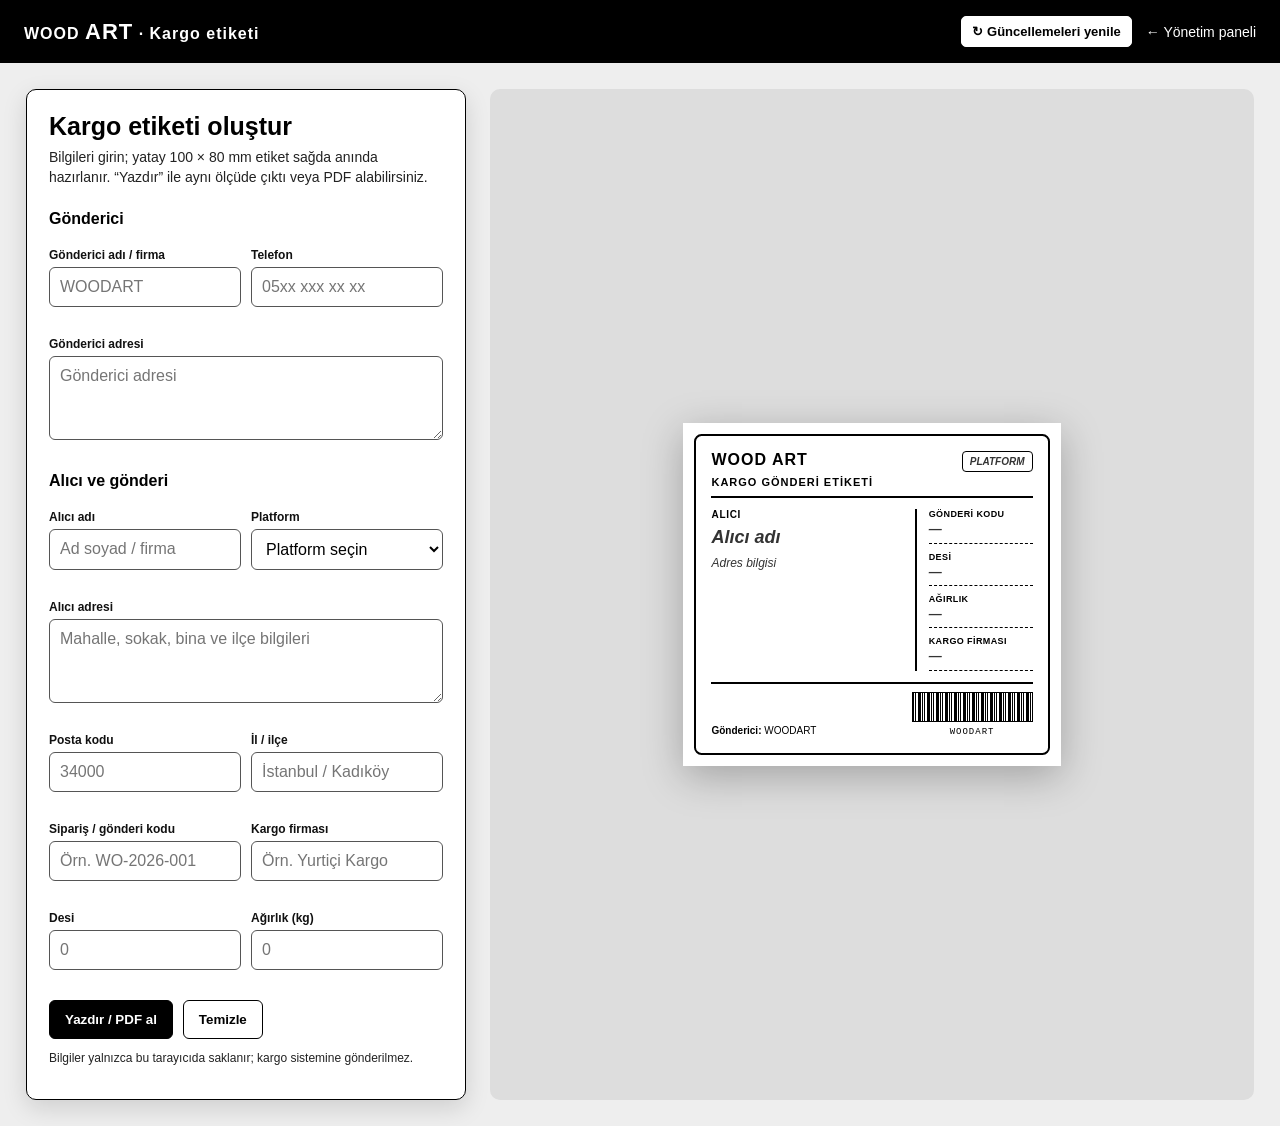
<file: kargo-etiketi.html>
<!doctype html><script src="mobile-input-fix.js?v=1"></script>
<html lang="tr">
<head>
  <meta charset="utf-8">
  <meta name="viewport" content="width=device-width,initial-scale=1">
  <title>Woodart | Kargo Etiketi</title>
  <style>
    :root{--ink:#000;--paper:#fff;--line:#000;--muted:#222}
    *{box-sizing:border-box}body{margin:0;font-family:Arial,"Segoe UI",sans-serif;background:#eee;color:var(--ink)}
    header{background:#000;color:#fff;padding:16px 24px;display:flex;align-items:center;justify-content:space-between;gap:18px}.brand{font-weight:900;letter-spacing:1px}.brand b{color:#fff;font-size:22px}.header-links{display:flex;align-items:center;gap:14px;flex-wrap:wrap;justify-content:flex-end}.back{color:#fff;text-decoration:none;font-size:14px}.refresh{border:1px solid #fff;border-radius:5px;padding:7px 10px;color:#000;background:#fff;font-size:13px;font-weight:800;text-decoration:none}
    main{max-width:1320px;margin:auto;padding:26px;display:grid;grid-template-columns:minmax(320px,440px) minmax(500px,1fr);gap:24px}.panel{background:#fff;border:1px solid #000;border-radius:10px;padding:22px;box-shadow:0 8px 24px #0002}h1{margin:0 0 6px;font-size:25px}h2{font-size:16px;margin:22px 0 10px;color:#000}.help{margin:0;color:#222;font-size:14px;line-height:1.45}.grid{display:grid;grid-template-columns:1fr 1fr;gap:10px}.field{display:grid;gap:5px;margin:10px 0}.field.full{grid-column:1/-1}label{font-size:12px;font-weight:700;color:#111}input,textarea,select{width:100%;border:1px solid #555;border-radius:6px;padding:10px;background:#fff;color:#000;font:inherit}textarea{min-height:84px;resize:vertical}.actions{display:flex;gap:10px;flex-wrap:wrap;margin-top:20px}button{border:1px solid #000;border-radius:6px;padding:11px 15px;font-weight:800;cursor:pointer;background:#000;color:#fff}.secondary{background:#fff;color:#000;border:1px solid #000}.print-note{font-size:12px;color:#222;margin-top:12px}
    .preview-wrap{display:grid;place-items:center;min-height:470px;padding:28px;background:#ddd;border-radius:10px}.a4{width:100mm;min-height:80mm;background:var(--paper);padding:3mm;box-shadow:0 10px 38px #0004;display:flex;flex-direction:column}.label{border:2px solid #000;border-radius:2mm;min-height:74mm;padding:4mm;display:grid;grid-template-columns:minmax(0,1fr) 31mm;grid-template-rows:auto 1fr auto;gap:3mm;position:relative;overflow:hidden}.label>*{position:relative}.label-head{display:flex;justify-content:space-between;gap:3mm;grid-column:1/-1;border-bottom:2px solid #000;padding-bottom:2mm}.label-brand{font-size:16px;font-weight:900;letter-spacing:1px}.label-brand span{color:#000}.platform{border:1px solid #000;border-radius:4px;padding:4px 7px;align-self:start;color:#000;font-size:10px;font-weight:800;background:#fff;text-align:center}.recipient h3{font-size:10px;margin:0 0 2mm;color:#000;text-transform:uppercase;letter-spacing:.7px}.recipient strong{font-size:18px;line-height:1.1;display:block;margin-bottom:2mm}.recipient p{font-size:12px;line-height:1.35;margin:0;white-space:pre-line}.shipment{border-left:2px solid #000;padding-left:3mm;display:grid;align-content:start;gap:2mm}.shipment div{border-bottom:1px dashed #000;padding-bottom:1.5mm}.shipment small{display:block;color:#000;font-size:9px;text-transform:uppercase;letter-spacing:.4px;font-weight:700}.shipment b{font-size:13px;line-height:1.15}.sender{grid-column:1/-1;border-top:2px solid #000;padding-top:2mm;font-size:10px;line-height:1.35;display:flex;justify-content:space-between;align-items:end;gap:3mm}.sender>div:last-child{min-width:32mm!important;width:32mm}.barcode{height:8mm;border:1px solid #000;background:repeating-linear-gradient(90deg,#000 0 1px,#fff 1px 2px,#000 2px 3px,#fff 3px 5px,#000 5px 8px,#fff 8px 9px)}.barcode-code{font-family:monospace;font-size:9px;letter-spacing:1px;text-align:center;margin-top:1mm}.empty{color:#333;font-style:italic}
    @media(max-width:980px){main{grid-template-columns:1fr}.preview-wrap{min-height:430px}}@media(max-width:580px){header{padding:14px}main{padding:14px}.grid{grid-template-columns:1fr}.preview-wrap{padding:14px;min-height:350px}.a4{transform:scale(.88);transform-origin:center}}
    @media print{html,body{width:100mm!important;height:80mm!important;overflow:hidden!important}*{color:#000!important;background:#fff!important;box-shadow:none!important}header,.form-panel{display:none!important}main,.preview-wrap{display:block!important;width:100mm!important;height:80mm!important;min-height:0!important;padding:0!important;margin:0!important;overflow:hidden!important}.a4{display:block!important;box-sizing:border-box!important;width:100mm!important;height:80mm!important;min-height:0!important;margin:0!important;padding:3mm!important;overflow:hidden!important;break-after:avoid-page!important;page-break-after:avoid!important}.label{box-sizing:border-box!important;width:94mm!important;height:74mm!important;min-height:0!important;padding:3mm!important;grid-template-columns:minmax(0,1fr) 30mm!important;grid-template-rows:14mm minmax(0,1fr) 12mm!important;gap:2mm!important;overflow:hidden!important;break-inside:avoid!important;page-break-inside:avoid!important}.label-head{padding-bottom:1.5mm!important}.label-brand{font-size:15px!important}.label-brand small{font-size:10px!important;margin-top:1mm!important}.platform{font-size:9px!important;padding:3px 5px!important}.recipient h3{font-size:9px!important;margin-bottom:1mm!important}.recipient strong{font-size:16px!important;margin-bottom:1mm!important}.recipient p{font-size:11px!important;line-height:1.25!important}.shipment{padding-left:2mm!important;gap:1mm!important}.shipment div{padding-bottom:1mm!important}.shipment small{font-size:8px!important}.shipment b{font-size:12px!important}.sender{padding-top:1.5mm!important;font-size:9px!important;line-height:1.25!important}.sender>div:last-child{width:30mm!important;min-width:30mm!important}.barcode{height:7mm!important}.barcode-code{font-size:8px!important;margin-top:.5mm!important}@page{size:100mm 80mm;margin:0}}
  </style>
</head>
<body>
  <header><div class="brand">WOOD <b>ART</b> · Kargo etiketi</div><div class="header-links"><a class="refresh" href="yenile.html?from=kargo">↻ Güncellemeleri yenile</a><a class="back" href="yonetim.html">← Yönetim paneli</a></div></header>
  <main>
    <section class="panel form-panel">
      <h1>Kargo etiketi oluştur</h1><p class="help">Bilgileri girin; yatay 100 × 80 mm etiket sağda anında hazırlanır. “Yazdır” ile aynı ölçüde çıktı veya PDF alabilirsiniz.</p>
      <form id="label-form" autocomplete="off">
        <h2>Gönderici</h2>
        <div class="grid"><div class="field"><label for="senderName">Gönderici adı / firma</label><input id="senderName" name="senderName" placeholder="WOODART"></div><div class="field"><label for="senderPhone">Telefon</label><input id="senderPhone" name="senderPhone" placeholder="05xx xxx xx xx"></div><div class="field full"><label for="senderAddress">Gönderici adresi</label><textarea id="senderAddress" name="senderAddress" placeholder="Gönderici adresi"></textarea></div></div>
        <h2>Alıcı ve gönderi</h2>
        <div class="grid"><div class="field"><label for="recipient">Alıcı adı</label><input id="recipient" name="recipient" placeholder="Ad soyad / firma"></div><div class="field"><label for="platform">Platform</label><select id="platform" name="platform"><option value="">Platform seçin</option><option>Trendyol</option><option>Hepsiburada</option><option>Instagram</option><option>WhatsApp</option><option>Diğer</option></select></div><div class="field full"><label for="address">Alıcı adresi</label><textarea id="address" name="address" placeholder="Mahalle, sokak, bina ve ilçe bilgileri"></textarea></div><div class="field"><label for="postalCode">Posta kodu</label><input id="postalCode" name="postalCode" inputmode="numeric" placeholder="34000"></div><div class="field"><label for="city">İl / ilçe</label><input id="city" name="city" placeholder="İstanbul / Kadıköy"></div><div class="field"><label for="shipmentCode">Sipariş / gönderi kodu</label><input id="shipmentCode" name="shipmentCode" placeholder="Örn. WO-2026-001"></div><div class="field"><label for="cargoCompany">Kargo firması</label><input id="cargoCompany" name="cargoCompany" placeholder="Örn. Yurtiçi Kargo"></div><div class="field"><label for="desi">Desi</label><input id="desi" name="desi" type="number" min="0" step="0.01" placeholder="0"></div><div class="field"><label for="weight">Ağırlık (kg)</label><input id="weight" name="weight" type="number" min="0" step="0.01" placeholder="0"></div></div>
        <div class="actions"><button type="button" id="print">Yazdır / PDF al</button><button type="reset" class="secondary">Temizle</button></div><p class="print-note">Bilgiler yalnızca bu tarayıcıda saklanır; kargo sistemine gönderilmez.</p>
      </form>
    </section>
    <section class="preview-wrap"><article class="a4"><div class="label"><div class="label-head"><div class="label-brand">WOOD <span>ART</span><small style="display:block;font-size:11px;letter-spacing:1px;color:#000;margin-top:2mm">KARGO GÖNDERİ ETİKETİ</small></div><div class="platform" id="outPlatform">PLATFORM</div></div><div class="recipient"><h3>Alıcı</h3><strong id="outRecipient" class="empty">Alıcı adı</strong><p id="outAddress" class="empty">Adres bilgisi</p></div><div class="shipment"><div><small>Gönderi kodu</small><b id="outCode">—</b></div><div><small>Desi</small><b id="outDesi">—</b></div><div><small>Ağırlık</small><b id="outWeight">—</b></div><div><small>Kargo firması</small><b id="outCargo">—</b></div></div><div class="sender"><div><b>Gönderici:</b> <span id="outSender">WOODART</span><br><span id="outSenderAddress"></span></div><div style="min-width:32mm"><div class="barcode"></div><div class="barcode-code" id="outBarcode">WOODART</div></div></div></div></article></section>
  </main>
  <script>
    (()=>{const form=document.querySelector('#label-form'),storageKey='woodart-cargo-label-v1',ids=['senderName','senderPhone','senderAddress','recipient','platform','address','postalCode','city','shipmentCode','cargoCompany','desi','weight'];let saved={};try{saved=JSON.parse(localStorage.getItem(storageKey)||'{}')}catch(error){}ids.forEach(id=>{const input=document.getElementById(id);if(input&&saved[id]!==undefined)input.value=saved[id]});const value=id=>document.getElementById(id)?.value.trim()||'';const text=(id,content,fallback='—')=>{const node=document.getElementById(id);node.textContent=content||fallback;node.classList.toggle('empty',!content)};const render=()=>{const address=[value('address'),[value('postalCode'),value('city')].filter(Boolean).join(' ')].filter(Boolean).join('\n');text('outRecipient',value('recipient'),'Alıcı adı');text('outAddress',address,'Adres bilgisi');text('outPlatform',value('platform'),'PLATFORM');text('outCode',value('shipmentCode'));text('outDesi',value('desi')?value('desi')+' desi':'');text('outWeight',value('weight')?value('weight')+' kg':'');text('outCargo',value('cargoCompany'));const sender=[value('senderName')||'WOODART',value('senderPhone')].filter(Boolean).join(' · ');text('outSender',sender,'WOODART');text('outSenderAddress',value('senderAddress'),'');text('outBarcode',value('shipmentCode')||'WOODART');const state=Object.fromEntries(new FormData(form));localStorage.setItem(storageKey,JSON.stringify(state))};form.addEventListener('input',render);form.addEventListener('change',render);form.addEventListener('reset',()=>setTimeout(()=>{localStorage.removeItem(storageKey);render()}));document.querySelector('#print').addEventListener('click',()=>window.print());if('serviceWorker'in navigator)window.addEventListener('load',()=>navigator.serviceWorker.register('service-worker.js?v=17'));render()})();
  </script>
</body>
</html>
</file>
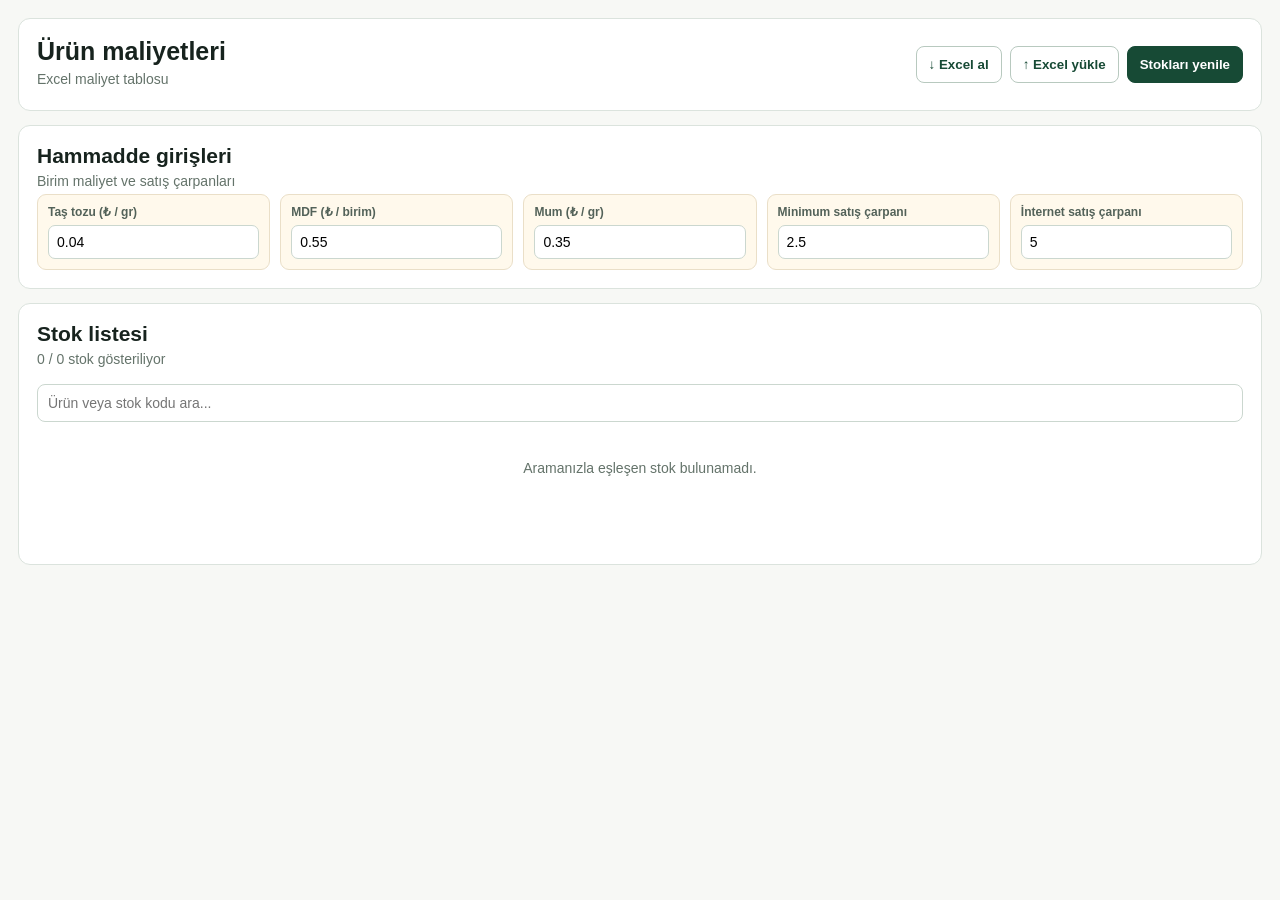
<file: maliyet.html>
<!doctype html><script src="mobile-input-fix.js?v=1"></script>
<html lang="tr"><head><meta charset="utf-8"><meta name="viewport" content="width=device-width,initial-scale=1"><title>Excel maliyet tablosu</title><style>
:root{--green:#174a35;--ink:#17231e;--muted:#64736a;--line:#dbe3dd;--paper:#f7f8f5;--cream:#fff9ec}*{box-sizing:border-box}body{margin:0;background:var(--paper);font:14px Arial,sans-serif;color:var(--ink)}.wrap{max-width:1400px;margin:0 auto;padding:18px}.card{background:#fff;border:1px solid var(--line);border-radius:12px;padding:18px;margin-bottom:14px}.head{display:flex;align-items:center;justify-content:space-between;gap:12px;flex-wrap:wrap}.head h1,.head h2{margin:0}.head h1{font-size:25px}.muted{color:var(--muted);margin:5px 0}.tools{display:flex;gap:8px;align-items:center;flex-wrap:wrap}.button{border:1px solid #b8c9bf;background:#fff;color:var(--green);border-radius:8px;padding:10px 12px;font-weight:700;cursor:pointer}.button.primary{background:var(--green);border-color:var(--green);color:#fff}.search{min-width:245px;border:1px solid #cbd7cf;border-radius:8px;padding:10px;font:inherit}.rates{display:grid;grid-template-columns:repeat(5,minmax(130px,1fr));gap:10px}.rate{background:var(--cream);border:1px solid #eadfc8;border-radius:9px;padding:10px}.rate label,.field label{display:block;font-weight:700;font-size:12px;color:#536259;margin-bottom:6px}input,select{width:100%;font:inherit;border:1px solid #cbd7cf;border-radius:7px;padding:8px;background:#fff}.table{width:100%;border-collapse:collapse}.table th{background:#edf4ef;font-size:12px;text-align:left;padding:10px 7px}.table td{border-bottom:1px solid var(--line);padding:7px}.table img{width:42px;height:42px;object-fit:cover;border-radius:6px;background:#eef2ed}.table .name{font-weight:700;min-width:160px}.number{font-weight:700;white-space:nowrap}.empty{padding:24px;color:var(--muted);text-align:center}.file{display:none}.notice{min-height:18px;color:var(--green);font-weight:700}
@media(max-width:700px){.wrap{padding:10px}.card{padding:13px}.head{align-items:stretch}.head h1{font-size:21px}.tools{width:100%}.tools .button{flex:1;padding:9px 6px;font-size:12px}.search{width:100%;min-width:0}.rates{grid-template-columns:1fr}.table,.table tbody,.table tr,.table td{display:block;width:100%}.table thead{display:none}.table tr{border:1px solid var(--line);border-radius:10px;padding:9px;margin:0 0 10px;background:#fff}.table td{display:grid;grid-template-columns:42% minmax(0,1fr);gap:8px;align-items:center;padding:7px 1px}.table td:before{content:attr(data-label);font-size:12px;font-weight:700;color:#536259}.table td:first-child{display:flex;justify-content:space-between}.table td:last-child{border-bottom:0}.table img{width:48px;height:48px}.table .name{min-width:0}.table input,.table select{min-width:0}.number{text-align:left}}
</style></head><body><main class="wrap"><section class="card"><div class="head"><div><h1>Ürün maliyetleri</h1><p class="muted">Excel maliyet tablosu</p></div><div class="tools"><button class="button" id="export">↓ Excel al</button><button class="button" id="import">↑ Excel yükle</button><button class="button primary" id="sync">Stokları yenile</button><input class="file" id="file" type="file" accept=".csv,text/csv"></div></div></section><section class="card"><div class="head"><div><h2>Hammadde girişleri</h2><p class="muted">Birim maliyet ve satış çarpanları</p></div></div><div class="rates" id="rates"></div></section><section class="card"><div class="head"><div><h2>Stok listesi</h2><p class="muted" id="count"></p></div><input class="search" id="search" type="search" autocomplete="off" placeholder="Ürün veya stok kodu ara..."></div><div id="list"></div><p class="notice" id="notice"></p></section></main><script>
(()=>{const KEY='woodart-kitap121-exact-v2',DATA='woodart-demo-data',base={rates:{stone:.04,mdf:.55,candle:.35,retail:2.5,online:5},rows:{}};const num=v=>Number(String(v??'').replace(',','.'))||0,esc=v=>String(v??'').replaceAll('&','&amp;').replaceAll('<','&lt;').replaceAll('"','&quot;'),money=v=>'₺ '+num(v).toLocaleString('tr-TR',{minimumFractionDigits:2,maximumFractionDigits:2});const load=()=>{try{const x=JSON.parse(localStorage.getItem(KEY)||'{}');return{...base,...x,rates:{...base.rates,...(x.rates||{})},rows:x.rows||{}}}catch{return structuredClone(base)}};let state=load();const save=()=>{localStorage.setItem(KEY,JSON.stringify(state));setTimeout(()=>window.parent?.woodartSaveAllCostData?.(),0)};const stocks=()=>{try{return JSON.parse(localStorage.getItem(DATA)||'{}').stock||[]}catch{return[]}};const calc=r=>{const group=r.group||'stone',amount=group==='mdf'?num(r.mdfAmount):num(r.multiplier)*num(r.mouldWater),water=group==='mdf'?0:amount*num(r.mixRatio),rate=group==='mdf'?num(state.rates.mdf):group==='candle'?num(state.rates.candle):num(state.rates.stone),cost=amount*rate;return{amount,water,cost,min:cost*num(state.rates.retail),online:cost*num(state.rates.online)}};const merge=()=>{stocks().forEach(stock=>{const old=state.rows[stock.code]||{},p=stock.costFormula||stock.costParams||{};state.rows[stock.code]={code:stock.code,name:stock.name||old.name||'',image:stock.image||old.image||'stok-urunleri.png',group:old.group??p.group??'stone',multiplier:old.multiplier??p.multiplier??p.factor??1.46,mixRatio:old.mixRatio??p.mixRatio??p.ratio??.35,mouldWater:old.mouldWater??p.mouldWater??p.water??240,mdfAmount:old.mdfAmount??p.mdfAmount??p.quantity??0}});save();render()};const rateView=()=>{document.querySelector('#rates').innerHTML=[['stone','Taş tozu (₺ / gr)'],['mdf','MDF (₺ / birim)'],['candle','Mum (₺ / gr)'],['retail','Minimum satış çarpanı'],['online','İnternet satış çarpanı']].map(([k,l])=>`<div class="rate"><label>${l}</label><input data-rate="${k}" type="number" step="0.01" value="${state.rates[k]}"></div>`).join('')};const row=r=>{const o=calc(r),mdf=r.group==='mdf';return `<tr data-code="${esc(r.code)}"><td data-label="Görsel"><img src="${esc(r.image)}" alt=""></td><td data-label="Stok kodu">${esc(r.code)}</td><td data-label="Stok adı" class="name">${esc(r.name)}</td><td data-label="Maliyet grubu"><select data-field="group"><option value="stone" ${r.group==='stone'?'selected':''}>Taş tozu</option><option value="mdf" ${mdf?'selected':''}>MDF</option><option value="candle" ${r.group==='candle'?'selected':''}>Mum</option></select></td><td data-label="Su çarpanı"><input data-field="multiplier" type="number" step="0.01" value="${r.multiplier}" ${mdf?'disabled':''}></td><td data-label="Karıştırma oranı"><input data-field="mixRatio" type="number" step="0.01" value="${r.mixRatio}" ${mdf?'disabled':''}></td><td data-label="Kalıbın aldığı su"><input data-field="mouldWater" type="number" step="0.01" value="${r.mouldWater}" ${mdf?'disabled':''}></td><td data-label="Ürün miktarı">${mdf?`<input data-field="mdfAmount" type="number" step="0.01" value="${r.mdfAmount}">`:`<span class="number">${o.amount.toLocaleString('tr-TR',{maximumFractionDigits:2})}</span>`}</td><td data-label="Su miktarı" class="number">${o.water.toLocaleString('tr-TR',{maximumFractionDigits:2})}</td><td data-label="Maliyet" class="number">${money(o.cost)}</td><td data-label="Minimum satış" class="number">${money(o.min)}</td><td data-label="İnternet satış" class="number">${money(o.online)}</td></tr>`};function render(){const term=document.querySelector('#search')?.value.toLocaleLowerCase('tr-TR').trim()||'',rows=Object.values(state.rows).filter(r=>!term||(r.code+' '+r.name).toLocaleLowerCase('tr-TR').includes(term));document.querySelector('#list').innerHTML=rows.length?`<table class="table"><thead><tr><th>Görsel</th><th>Kod</th><th>Stok adı</th><th>Grup</th><th>Su çarpanı</th><th>Karıştırma</th><th>Kalıbın suyu</th><th>Ürün miktarı</th><th>Su miktarı</th><th>Maliyet</th><th>Minimum</th><th>İnternet</th></tr></thead><tbody>${rows.map(row).join('')}</tbody></table>`:'<p class="empty">Aramanızla eşleşen stok bulunamadı.</p>';document.querySelector('#count').textContent=`${rows.length} / ${Object.keys(state.rows).length} stok gösteriliyor`;rateView()}document.querySelector('#search').addEventListener('input',render);document.addEventListener('input',e=>{const rate=e.target.closest('[data-rate]');if(rate){state.rates[rate.dataset.rate]=num(rate.value);save();render();return}const field=e.target.closest('[data-field]');if(!field)return;const r=state.rows[field.closest('tr').dataset.code];r[field.dataset.field]=field.dataset.field==='group'?field.value:num(field.value);save();if(field.dataset.field==='group')render();else{const tr=field.closest('tr'),o=calc(r);const cells=tr.querySelectorAll('td');cells[8].textContent=o.water.toLocaleString('tr-TR',{maximumFractionDigits:2});cells[9].textContent=money(o.cost);cells[10].textContent=money(o.min);cells[11].textContent=money(o.online)}});document.querySelector('#sync').onclick=()=>{merge();document.querySelector('#notice').textContent='Stoklar eklendi; mevcut maliyet kayıtları korundu.'};document.querySelector('#export').onclick=()=>{const h=['Stok kodu','Stok adı','Maliyet grubu','Su çarpanı','Karıştırma oranı','Kalıbın aldığı su miktarı','Ürün miktarı'],q=v=>'"'+String(v??'').replaceAll('"','""')+'"',lines=[h.map(q).join(';'),...Object.values(state.rows).map(r=>[r.code,r.name,r.group,r.multiplier,r.mixRatio,r.mouldWater,r.mdfAmount].map(q).join(';'))],a=document.createElement('a');a.href=URL.createObjectURL(new Blob(['\ufeff'+lines.join('\r\n')],{type:'text/csv;charset=utf-8'}));a.download='woodart-excel-maliyet.csv';a.click();setTimeout(()=>URL.revokeObjectURL(a.href),0)};document.querySelector('#import').onclick=()=>document.querySelector('#file').click();document.querySelector('#file').onchange=e=>{const file=e.target.files[0];if(!file)return;const reader=new FileReader();reader.onload=()=>{try{const parse=l=>l.split(';').map(x=>x.trim().replace(/^"|"$/g,'').replaceAll('""','"')),lines=String(reader.result).replace(/^\ufeff/,'').split(/\r?\n/).filter(Boolean),h=parse(lines.shift()),at=k=>h.indexOf(k);if(at('Stok kodu')<0)throw Error('Stok kodu sütunu bulunamadı.');lines.forEach(line=>{const c=parse(line),r=state.rows[c[at('Stok kodu')]];if(!r)return;r.name=c[at('Stok adı')]||r.name;r.group=c[at('Maliyet grubu')]||r.group;r.multiplier=num(c[at('Su çarpanı')])||r.multiplier;r.mixRatio=num(c[at('Karıştırma oranı')])||r.mixRatio;r.mouldWater=num(c[at('Kalıbın aldığı su miktarı')])||r.mouldWater;r.mdfAmount=num(c[at('Ürün miktarı')])||r.mdfAmount});save();render();document.querySelector('#notice').textContent='Excel verileri içe aktarıldı.'}catch(err){document.querySelector('#notice').textContent=err.message}};reader.readAsText(file,'utf-8');e.target.value=''};render()})();
</script></body></html>
</file>
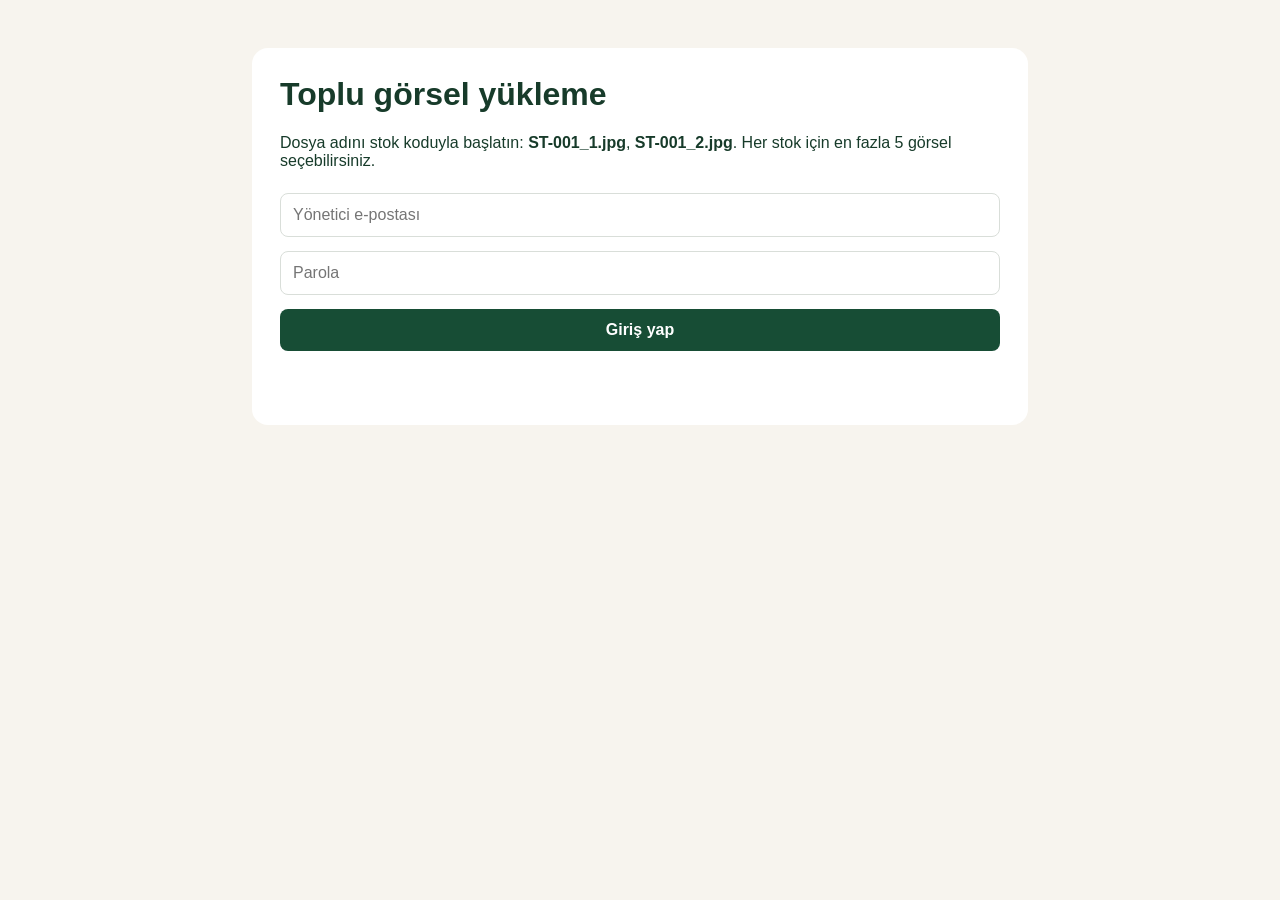
<file: toplu-gorsel-yukle.html>
<!doctype html><html lang="tr"><meta charset="utf-8"><meta name="viewport" content="width=device-width,initial-scale=1"><title>Woodart · Toplu görsel yükleme</title><style>body{font:16px Arial;background:#f7f4ee;color:#173b2a;margin:0}main{max-width:720px;margin:48px auto;padding:28px;background:#fff;border-radius:16px}h1{margin-top:0}input,button{font:inherit;padding:12px;border-radius:8px;border:1px solid #d9ded9;width:100%;box-sizing:border-box;margin:7px 0}button{background:#174d35;color:#fff;border:0;font-weight:bold;cursor:pointer}button:disabled{opacity:.6}.note{background:#edf5ef;padding:14px;border-radius:8px;line-height:1.5}.status{min-height:24px;margin-top:15px;font-weight:bold;color:#174d35}.error{color:#a43c22}</style><main><h1>Toplu görsel yükleme</h1><p>Dosya adını stok koduyla başlatın: <b>ST-001_1.jpg</b>, <b>ST-001_2.jpg</b>. Her stok için en fazla 5 görsel seçebilirsiniz.</p><form id="loginForm"><input id="email" type="email" placeholder="Yönetici e-postası" autocomplete="email" required><input id="password" type="password" placeholder="Parola" autocomplete="current-password" required><button id="login" type="submit">Giriş yap</button></form><div id="uploadArea" hidden><div class="note">İlk görsel kapak görseli olur. Büyük dosyaları yüklemeden önce küçültmeniz gerekebilir.</div><input id="files" type="file" accept="image/*" multiple><button id="upload" type="button">Görselleri Supabase’e yükle</button><button id="download" type="button">↓ Toplu görselleri indir</button></div><div id="status" class="status"></div></main><script>(()=>{const url='https://lpxexvjfxvxsdikkfctn.supabase.co',key='sb_publishable_wONifG2qgvZs7oAWpR0iZQ_q3CADUj7',bucket='product-images',s=document.querySelector('#status'),loginForm=document.querySelector('#loginForm'),login=document.querySelector('#login'),uploadArea=document.querySelector('#uploadArea');let token=sessionStorage.getItem('woodart-admin-token')||'',data;const say=(text,error=false)=>{s.textContent=text;s.className='status'+(error?' error':'')},api=(path,opts={})=>fetch(url+path,{...opts,headers:{apikey:key,Authorization:'Bearer '+token,'Content-Type':'application/json',...(opts.headers||{})}}),load=async()=>{const controller=new AbortController(),timer=setTimeout(()=>controller.abort(),12000);try{const r=await api('/rest/v1/panel_state?select=data&id=eq.1',{signal:controller.signal});if(!r.ok)throw Error('Stok listesine erişim izni doğrulanamadı.');const rows=await r.json();if(!rows[0]?.data?.stock)throw Error('Stok listesi alınamadı.');data=rows[0].data;uploadArea.hidden=false;say(data.stock.length+' stok kartı hazır. Görselleri seçin.')}finally{clearTimeout(timer)}};loginForm.onsubmit=async e=>{e.preventDefault();const email=document.querySelector('#email').value,password=document.querySelector('#password').value;if(!email||!password)return say('E-posta ve parola girin.',true);login.disabled=true;login.textContent='Kontrol ediliyor...';say('Bağlanıyor...');const controller=new AbortController(),timer=setTimeout(()=>controller.abort(),12000);try{const r=await fetch(url+'/auth/v1/token?grant_type=password',{method:'POST',headers:{apikey:key,'Content-Type':'application/json'},body:JSON.stringify({email,password}),signal:controller.signal});if(!r.ok)throw Error('E-posta veya parola hatalı.');token=(await r.json()).access_token;sessionStorage.setItem('woodart-admin-token',token);await load()}catch(e){say(e.name==='AbortError'?'Bağlantı zaman aşımına uğradı. Lütfen tekrar deneyin.':e.message||'Giriş yapılamadı.',true)}finally{clearTimeout(timer);login.disabled=false;login.textContent='Giriş yap'}};if(token){say('Oturum doğrulanıyor...');load().catch(()=>{sessionStorage.removeItem('woodart-admin-token');token='';say('Lütfen giriş yapın.',true)})}document.querySelector('#download').onclick=async()=>{const button=document.querySelector('#download'),items=data.stock.flatMap(stock=>{const images=(stock.images?.length?stock.images:[stock.image]).filter(src=>src&&!String(src).endsWith('stok-urunleri.png'));return images.map((src,index)=>({src,code:stock.code||'stok',index:index+1}))});if(!items.length)return say('İndirilecek yüklenmiş görsel bulunamadı.',true);if(!confirm(items.length+' görsel indirilsin mi? Tarayıcı çoklu indirme izni isteyebilir.'))return;button.disabled=true;let done=0,failed=0;try{for(const item of items){say('İndiriliyor '+(++done)+'/'+items.length);try{const response=await fetch(item.src);if(!response.ok)throw Error();const blob=await response.blob(),extension=(blob.type.split('/')[1]||item.src.split('.').pop()||'jpg').replace(/[^a-z0-9]/gi,'')||'jpg',link=document.createElement('a');link.href=URL.createObjectURL(blob);link.download=item.code+'_'+item.index+'.'+extension;document.body.appendChild(link);link.click();link.remove();setTimeout(()=>URL.revokeObjectURL(link.href),1500);await new Promise(resolve=>setTimeout(resolve,180))}catch(error){failed++}}say(failed?done+' görsel işlendi; '+failed+' görsel indirilemedi.':items.length+' görsel indirildi.')}finally{button.disabled=false}};document.querySelector('#upload').onclick=async()=>{const files=[...document.querySelector('#files').files];if(!files.length)return say('Önce görselleri seçin.',true);const stocks=[...data.stock].sort((a,b)=>String(b.code||'').length-String(a.code||'').length),groups=new Map(),unknown=[];for(const file of files){const name=file.name.replace(/\.[^.]+$/,'').toUpperCase(),stock=stocks.find(x=>name.startsWith(String(x.code||'').toUpperCase()));if(!stock)unknown.push(file.name);else{const a=groups.get(stock)||[];a.push(file);groups.set(stock,a)}}if(!groups.size)return say('Stok kodu eşleşmedi. Örnek: ST-001_1.jpg',true);if([...groups.values()].some(x=>x.length>5))return say('Bir stok için 5’ten fazla görsel seçildi.',true);if(!confirm(groups.size+' stok için '+files.length+' görsel yüklensin mi?'))return;const b=document.querySelector('#upload');b.disabled=true;let done=0;try{for(const [stock,list] of groups){const urls=[];for(const f of list){say('Yükleniyor '+(++done)+'/'+files.length);const ext=(f.name.split('.').pop()||'jpg').replace(/[^a-z0-9]/gi,''),path=stock.code+'/'+Date.now()+'-'+crypto.randomUUID()+'.'+ext,r=await fetch(url+'/storage/v1/object/'+bucket+'/'+path,{method:'POST',headers:{apikey:key,Authorization:'Bearer '+token,'Content-Type':f.type,'x-upsert':'false'},body:f});if(!r.ok)throw Error(f.name+' yüklenemedi.');urls.push(url+'/storage/v1/object/public/'+bucket+'/'+path)}stock.image=urls[0];stock.images=urls}say('Kayıtlar güncelleniyor...');const saved=await api('/rest/v1/panel_state?on_conflict=id',{method:'POST',headers:{Prefer:'resolution=merge-duplicates'},body:JSON.stringify({id:1,data,updated_at:new Date().toISOString()})});if(!saved.ok)throw Error('Panel kaydı tamamlanamadı.');const products=data.stock.map(x=>({stock_code:x.code,name:x.name,unit:x.unit||'Adet',unit_price:Number(x.price)||0,quantity:Number(x.count)||0,critical_stock:Number(x.criticalLevel)||0,category:x.category||null,image_url:x.image||null,flags:{images:(x.images||[]).slice(0,5)},active:true}));const pr=await api('/rest/v1/products?on_conflict=stock_code',{method:'POST',headers:{Prefer:'resolution=merge-duplicates'},body:JSON.stringify(products)});if(!pr.ok)throw Error('Müşteri sayfası kaydı tamamlanamadı.');say('Tamamlandı: '+groups.size+' stok için görseller kaydedildi.'+(unknown.length?' '+unknown.length+' dosya eşleşmedi.':''))}catch(e){say(e.message,true)}finally{b.disabled=false}}})()</script>
</file>
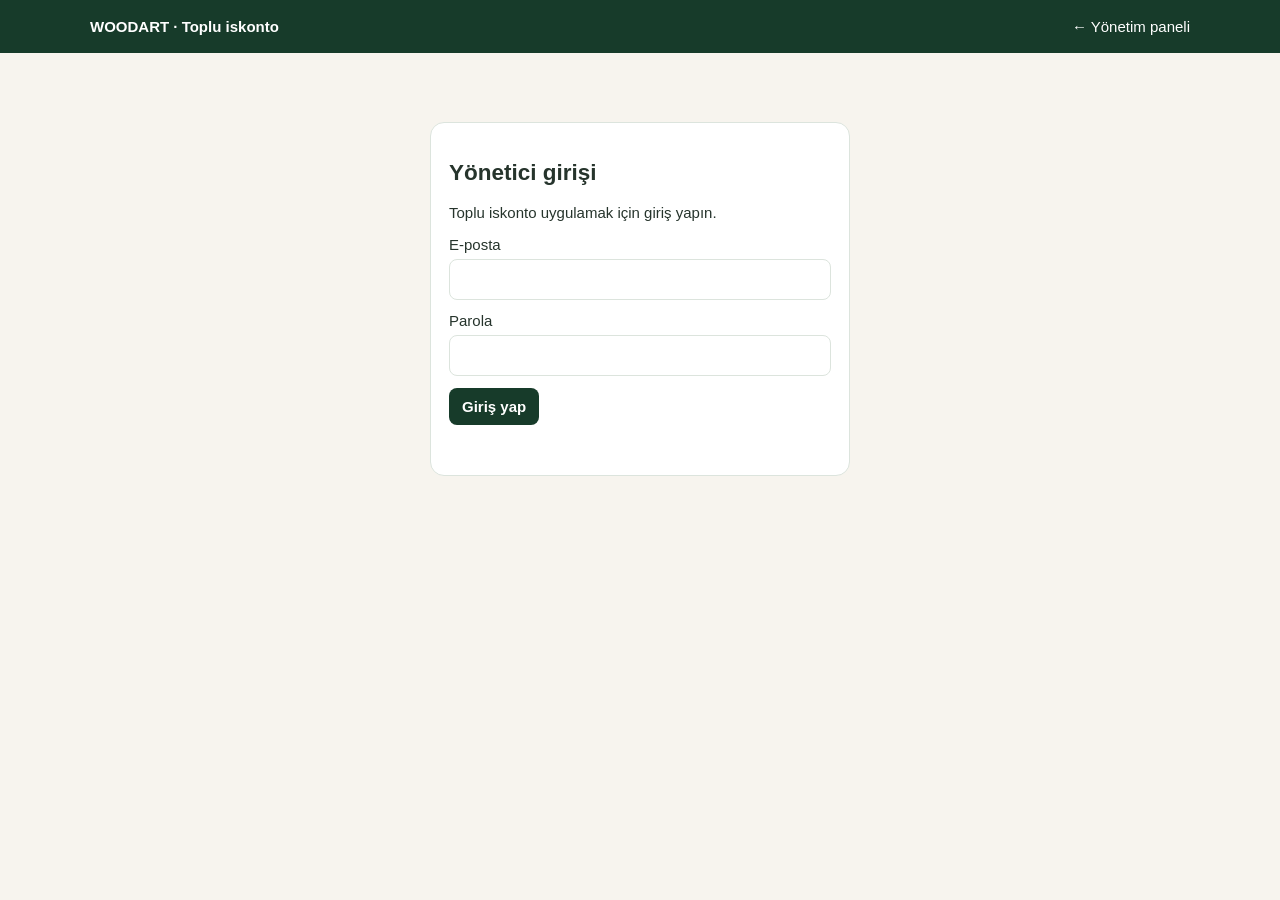
<file: toplu-iskonto.html>
<!doctype html><html lang="tr"><head><meta charset="utf-8"><meta name="viewport" content="width=device-width,initial-scale=1"><title>Woodart | Toplu iskonto</title><style>:root{--f:#173b2a;--c:#f7f4ee;--l:#dce4dd;--r:#b34b40}*{box-sizing:border-box}body{margin:0;background:var(--c);color:#26342c;font:15px Arial,sans-serif}.top{background:var(--f);color:white;padding:18px max(18px,calc((100% - 1100px)/2));display:flex;justify-content:space-between}.top a{color:white;text-decoration:none}.wrap{max-width:1050px;margin:auto;padding:24px 18px}.box{background:white;border:1px solid var(--l);border-radius:14px;padding:18px}.login{max-width:420px;margin:45px auto}.field{display:grid;gap:6px;margin:12px 0}.field input,.tools input{padding:11px;border:1px solid var(--l);border-radius:8px;font:inherit;width:100%}button{font:inherit;cursor:pointer;border-radius:8px;padding:10px 13px;font-weight:bold}.main{background:var(--f);color:white;border:0}.plain{background:white;color:var(--f);border:1px solid var(--l)}.hide{display:none}.tools{display:grid;grid-template-columns:1fr 120px auto auto;gap:8px;margin:15px 0}.bar{display:flex;gap:9px;align-items:center;flex-wrap:wrap;margin:12px 0}.bar b{margin-right:auto}.list{max-height:58vh;overflow:auto;border:1px solid var(--l);border-radius:10px}.item{display:grid;grid-template-columns:25px 54px 1fr auto;gap:10px;align-items:center;padding:9px;border-bottom:1px solid #edf0ed}.item img{width:54px;height:46px;object-fit:cover;border-radius:7px;background:#eee}.item b,.item small{display:block}.item small{color:#718077;margin-top:3px}.price{font-weight:bold;color:var(--f)}.note{min-height:20px;margin-top:12px;font-weight:bold}.bad{color:var(--r)}@media(max-width:650px){.tools{grid-template-columns:1fr 110px}.item{grid-template-columns:25px 48px 1fr}.price{grid-column:3}}</style></head><body><header class="top"><b>WOODART · Toplu iskonto</b><a href="yonetim.html">← Yönetim paneli</a></header><main class="wrap"><section id="login" class="box login"><h2>Yönetici girişi</h2><p>Toplu iskonto uygulamak için giriş yapın.</p><div class="field"><label>E-posta</label><input id="email" type="email"></div><div class="field"><label>Parola</label><input id="password" type="password"></div><button id="loginButton" class="main">Giriş yap</button><div id="loginNote" class="note"></div></section><section id="work" class="box hide"><h1>Seçili ürünlere toplu iskonto</h1><p>İşaretlediğiniz ürünlerin tümüne aynı yüzde uygulanır. <b>0</b> girerek iskonto kaldırabilirsiniz.</p><div class="tools"><input id="search" placeholder="Ürün adı veya stok kodu ara..."><input id="rate" type="number" min="0" max="100" value="0"><button id="selectAll" class="plain">Tümünü seç</button><button id="clearAll" class="plain">Temizle</button></div><div class="bar"><b id="selectedCount">0 ürün seçildi</b><button id="applyButton" class="main">Seçililere uygula</button><button id="logoutButton" class="plain">Çıkış</button></div><div id="productList" class="list"></div><div id="note" class="note"></div></section></main><script>const SUPA='https://lpxexvjfxvxsdikkfctn.supabase.co';const KEY='sb_publishable_wONifG2qgvZs7oAWpR0iZQ_q3CADUj7';let TOKEN='';let ITEMS=[];let SELECTED=new Set();function el(s){return document.querySelector(s)}function safe(v){return String(v||'').replace(/[&<>"']/g,function(c){return {'&':'&amp;','<':'&lt;','>':'&gt;','"':'&quot;',"'":'&#39;'}[c]})}function money(v){return '₺ '+Number(v||0).toLocaleString('tr-TR',{minimumFractionDigits:2,maximumFractionDigits:2})}function message(t){el('#note').textContent=t}function draw(){let term=el('#search').value.toLocaleLowerCase('tr-TR');let html='';ITEMS.filter(function(x){return (x.name+' '+x.stock_code).toLocaleLowerCase('tr-TR').includes(term)}).forEach(function(x){let img=x.image_url||(x.flags&&x.flags.images&&x.flags.images[0])||'stok-urunleri.png';html+='<label class="item"><input type="checkbox" data-code="'+safe(x.stock_code)+'" '+(SELECTED.has(x.stock_code)?'checked':'')+'><img src="'+safe(img)+'" alt=""><span><b>'+safe(x.name)+'</b><small>'+safe(x.stock_code)+' · '+safe(x.category||'Diğer')+'</small></span><span class="price">'+money(x.unit_price)+'</span></label>'});el('#productList').innerHTML=html||'<p style="padding:12px">Ürün bulunamadı.</p>';el('#selectedCount').textContent=SELECTED.size+' ürün seçildi'}async function loadProducts(){message('Ürünler yükleniyor...');let r=await fetch(SUPA+'/rest/v1/products?select=stock_code,name,unit_price,category,image_url,flags&active=eq.true&order=name.asc',{headers:{apikey:KEY,Authorization:'Bearer '+TOKEN}});if(!r.ok)throw new Error('Ürünler yüklenemedi.');ITEMS=await r.json();draw();message('')}async function login(){let b=el('#loginButton');b.disabled=true;el('#loginNote').textContent='Giriş yapılıyor...';try{let r=await fetch(SUPA+'/auth/v1/token?grant_type=password',{method:'POST',headers:{apikey:KEY,'Content-Type':'application/json'},body:JSON.stringify({email:el('#email').value.trim(),password:el('#password').value})});let d=await r.json();if(!r.ok)throw new Error(d.error_description||'Giriş yapılamadı.');TOKEN=d.access_token;el('#login').classList.add('hide');el('#work').classList.remove('hide');await loadProducts()}catch(e){el('#loginNote').className='note bad';el('#loginNote').textContent=e.message}b.disabled=false}async function applyDiscount(){let rate=Math.max(0,Math.min(100,Number(el('#rate').value)||0));let targets=ITEMS.filter(function(x){return SELECTED.has(x.stock_code)});if(!targets.length){message('Önce ürün seçin.');return}if(!confirm(targets.length+' ürüne %'+rate+' iskonto uygulansın mı?'))return;let b=el('#applyButton');b.disabled=true;try{for(let i=0;i<targets.length;i++){let x=targets[i];let flags=Object.assign({},x.flags||{}, {discount:rate>0,discountRate:rate});let r=await fetch(SUPA+'/rest/v1/products?stock_code=eq.'+encodeURIComponent(x.stock_code),{method:'PATCH',headers:{apikey:KEY,Authorization:'Bearer '+TOKEN,'Content-Type':'application/json',Prefer:'return=minimal'},body:JSON.stringify({flags:flags})});if(!r.ok)throw new Error(x.name+' güncellenemedi.');x.flags=flags;message((i+1)+' / '+targets.length+' ürün güncellendi...')}message('Tamamlandı. Müşteri sayfasını yenileyince indirimler görünür.')}catch(e){message('İşlem durdu: '+e.message)}b.disabled=false}el('#loginButton').onclick=login;el('#search').oninput=draw;el('#productList').onchange=function(e){let c=e.target.closest('[data-code]');if(!c)return;if(c.checked)SELECTED.add(c.dataset.code);else SELECTED.delete(c.dataset.code);draw()};el('#selectAll').onclick=function(){ITEMS.forEach(function(x){SELECTED.add(x.stock_code)});draw()};el('#clearAll').onclick=function(){SELECTED.clear();draw()};el('#applyButton').onclick=applyDiscount;el('#logoutButton').onclick=function(){location.reload()}</script></body></html>
</file>
